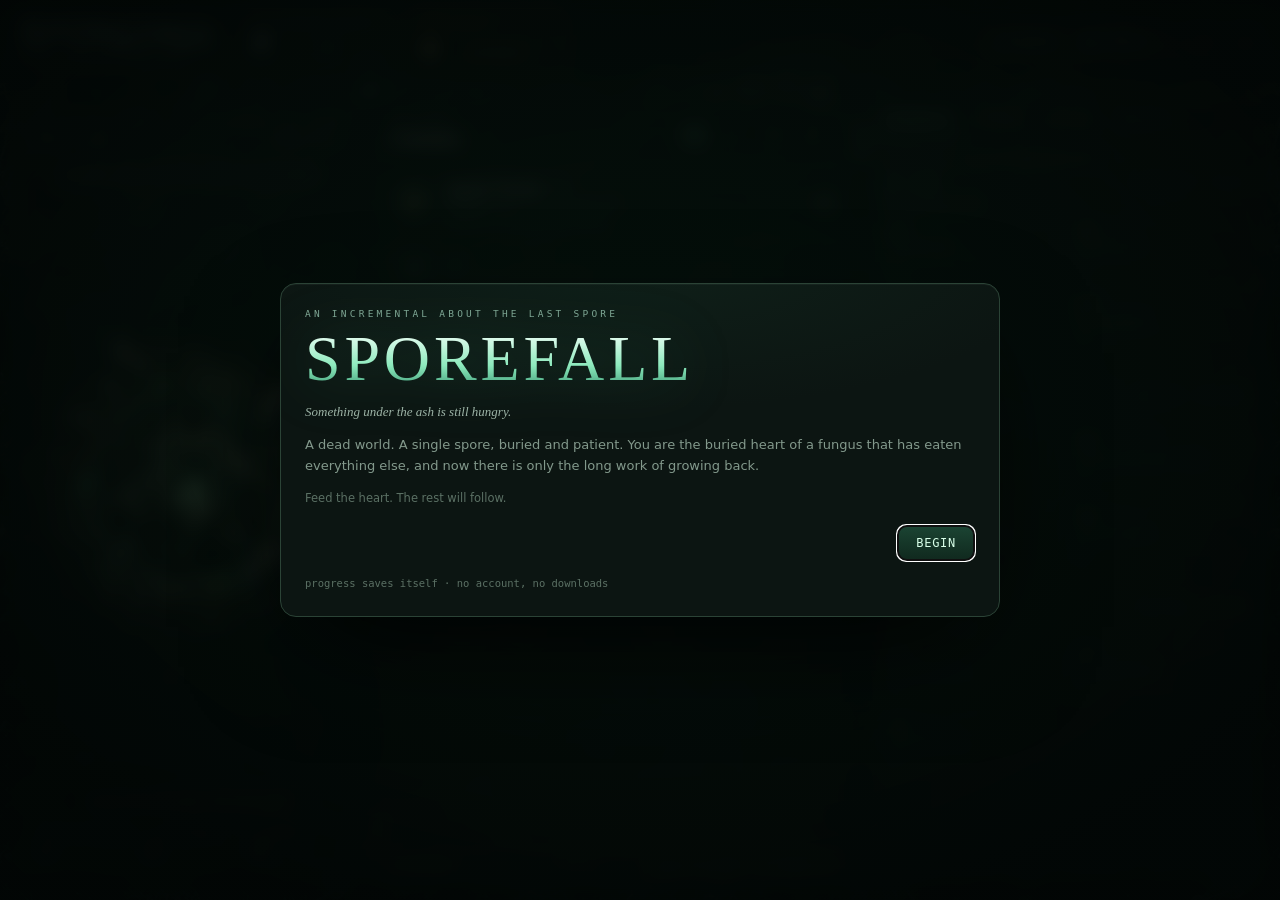
<file: index.html>
<!DOCTYPE html>
<html lang="en">
<head>
<meta charset="utf-8" />
<meta name="viewport" content="width=device-width, initial-scale=1, viewport-fit=cover" />
<title>SPOREFALL — the last spore</title>
<meta name="description" content="A browser incremental about a fungus waking beneath a dead world." />
<link rel="stylesheet" href="css/style.css" />
<link rel="icon" type="image/png" href="assets/icons/favicon.png" />
<link rel="apple-touch-icon" href="assets/icons/favicon.png" />
</head>
<body>

<div class="bg-mycelium" aria-hidden="true"></div>
<canvas id="bg" aria-hidden="true"></canvas>
<div class="vignette" aria-hidden="true"></div>

<header class="topbar">
  <div class="brand">
    <h1 class="brand-wordmark"><img src="assets/icons/wordmark.webp" alt="SPOREFALL" /></h1>
    <p id="brandSub">a dead world, waking</p>
  </div>

  <div class="resources">
    <div class="res res-main">
      <span class="res-label"><i data-icon="res-biomass"></i>Biomass<em class="res-goal">550 Gt C</em></span>
      <strong id="biomass">0</strong>
      <span class="res-sub"><span id="bps">0</span>/s</span>
      <span class="res-world" id="worldWrap" title="Living carbon in the fungus, against the planet's 550 Gt C">
        <i class="res-world-bar"><b id="worldFill"></b></i>
        <span class="res-world-pct" id="worldPct">0.0%</span>
      </span>
    </div>
    <div class="res res-spore" id="sporeWrap">
      <span class="res-label"><i data-icon="res-spore"></i>Spores</span>
      <strong id="spores">0</strong>
      <span class="res-sub" id="sporeSub">permanent</span>
    </div>
  </div>

  <div class="top-actions">
    <div class="timer-chip" id="gameTimer" title="Time grown since the first spore">◷ 0:00:00</div>
    <button id="stageChip" class="stage-chip" type="button" title="Evolution — what the cluster has become">
      <span class="stage-glyph" id="stageGlyph">✧</span>
      <span class="stage-chip-name" id="stageChipName">Spore</span>
      <span class="stage-pips" id="stagePips"></span>
    </button>
    <div id="frenzyBadge" class="badge frenzy hidden"></div>
    <button id="autoBadge" class="badge ghost hidden" title="Auto-buy starts after your first colony purchase">auto</button>
    <button id="soundBtn" class="icon-btn" aria-label="Toggle sound and music" title="Toggle sound and music">♪</button>
    <button id="menuBtn" class="icon-btn" aria-label="Menu" title="Menu">⋯</button>
  </div>
</header>

<main class="layout">
  <!-- ── click stage ─────────────────────────────────────────────── -->
  <section class="panel stage" id="stage" aria-label="Feed the network">
    <div class="stage-top">
      <div class="eyebrow">the buried heart</div>
      <div class="stage-note" id="stageNote">tap the heart to feed</div>
    </div>

    <div class="stage-track" id="stageTrack">
      <div class="stage-track-head">
        <span id="stageTrackName">Spore</span>
        <span id="stageTrackReq"></span>
      </div>
      <i class="stage-track-bar"><b id="stageFill"></b></i>
    </div>

    <button class="world-chip hidden" id="worldChip" type="button" title="The world condition for this body">
      <span class="world-chip-glyph" id="worldChipGlyph">✧</span>
      <span class="world-chip-name" id="worldChipName">Still Air</span>
      <span class="world-chip-eff" id="worldChipEff"></span>
    </button>

    <button class="orb-wrap" id="orb" aria-label="Feed the buried heart">
      <div class="stage-backdrop__background">
        <picture class="stage-art-picture">
          <source id="stageBackdropSource" media="(max-width: 600px)" type="image/webp" />
          <img class="stage-backdrop" id="stageBackdrop" alt="" aria-hidden="true" />
        </picture>
      </div>
      <span class="scar-field" id="scarField" aria-hidden="true"></span>
      <svg class="biome" id="biome" viewBox="0 0 400 400" aria-hidden="true"></svg>
      <span class="orb-ring ring-1"></span>
      <span class="orb-ring ring-2"></span>
      <span class="orb-ring ring-3"></span>
      <span class="orb">
        <picture class="stage-art-picture">
          <source id="orbHeartSource" media="(max-width: 600px)" type="image/webp" />
          <img class="orb-heart" id="orbHeart" alt="" aria-hidden="true" />
        </picture>
        <svg class="garden" id="garden" viewBox="0 0 200 200" aria-hidden="true"></svg>
        <span class="orb-core"></span>
        <span class="orb-vein v1"></span>
        <span class="orb-vein v2"></span>
        <span class="orb-vein v3"></span>
      </span>
    </button>

    <div class="whisper" id="whisper" aria-hidden="true"></div>

    <button class="evolve-btn hidden" id="evolveBtn" type="button">
      <span class="evolve-kicker">the cluster is ready</span>
      <strong class="evolve-name">Evolve</strong>
      <span class="evolve-meta"></span>
    </button>

    <div class="stage-bottom">
      <div class="stat-chip"><span><i data-icon="stat-click"></i>click power</span><b id="clickPower">1</b></div>
      <div class="stat-chip"><span><i data-icon="stat-colonies"></i>colonies</span><b id="colonyCount">0</b></div>
      <div class="stat-chip"><span><i data-icon="stat-drift"></i>drift</span><b id="driftCount">0</b></div>
    </div>

    <button class="drift-dock hidden" id="driftDock" type="button" aria-label="Open the drift garden">
      <span class="drift-dock-label">drift garden</span>
      <span class="drift-dock-slots" id="driftDockSlots"></span>
      <span class="drift-dock-cta" id="driftDockCta">plant / merge →</span>
    </button>

    <div class="drift-layer" id="driftLayer" aria-hidden="true"></div>
    <div class="float-layer" id="floatLayer" aria-hidden="true"></div>
  </section>

  <!-- ── colonies ────────────────────────────────────────────────── -->
  <section class="panel colonies" aria-label="Colonies">
    <div class="panel-head">
      <div>
        <div class="eyebrow" id="colonyEyebrow">the body</div>
        <h2>Colonies</h2>
      </div>
      <div class="buy-modes" id="buyModes" role="group" aria-label="Buy amount">
        <button data-amount="1" class="active">×1</button>
        <button data-amount="10">×10</button>
        <button data-amount="100">×100</button>
        <button data-amount="max">MAX</button>
      </div>
    </div>
    <div class="colony-list" id="colonyList"></div>
    <div class="panel-foot" id="colonyFoot"></div>
  </section>

  <!-- ── side panel ──────────────────────────────────────────────── -->
  <aside class="panel side" aria-label="Upgrades, mutations and spores">
    <div class="tabs" id="tabs" role="tablist">
      <button class="tab active" data-tab="upgrades" role="tab">Upgrades</button>
      <button class="tab" data-tab="mutations" role="tab">Strain<span class="dot hidden"></span></button>
      <button class="tab" data-tab="spores" role="tab">Spores<span class="dot hidden"></span></button>
      <button class="tab" data-tab="goals" role="tab">Record</button>
    </div>

    <div class="tab-body" id="tabBody">
      <div class="tab-pane active" data-pane="upgrades">
        <div class="pane-note" id="upgradeNote">growth leaves scars worth keeping</div>
        <div class="upgrade-list" id="upgradeList"></div>
      </div>

      <div class="tab-pane" data-pane="mutations">
        <div class="drift-eco" id="driftEco"></div>
        <div class="eco-panel" id="ecoPanel"></div>
        <div class="graft-map hidden" id="graftMap"></div>
        <div class="pane-note">the strain remembers what the body forgets</div>
        <div id="mutationList" class="mutation-list"></div>
      </div>

      <div class="tab-pane" data-pane="spores">
        <div class="fruit-box" id="fruitBox"></div>
        <div class="pane-note">spent on things the next body will know</div>
        <div class="spore-grid" id="sporeList"></div>
      </div>

      <div class="tab-pane" data-pane="goals">
        <div class="pane-note">what the world left behind</div>
        <div class="world-memory" id="worldArchive"></div>
        <div id="goalList" class="goal-list"></div>
        <div class="stats-block" id="statsBlock"></div>
      </div>
    </div>
  </aside>
</main>

<div class="record-pop" id="recordPop" aria-live="polite" aria-hidden="true"></div>

<aside class="coach hidden" id="coach" role="status" aria-live="polite" aria-atomic="true" aria-labelledby="coachTitle">
  <div class="coach-head">
    <span class="coach-kicker">first steps</span>
    <span class="coach-count" id="coachCount"></span>
    <button class="coach-skip" id="coachSkip" type="button">skip tips</button>
  </div>
  <h3 id="coachTitle"></h3>
  <p id="coachBody"></p>
  <div class="coach-actions">
    <button class="btn" id="coachNext" type="button">Show me</button>
  </div>
</aside>

<div class="toasts" id="toasts" aria-live="polite"></div>
<div class="modal-root" id="modalRoot" aria-hidden="true"></div>

<audio id="music" src="audio/sporefall.mp3" loop preload="auto"></audio>

<script src="js/data.js"></script>
<script src="js/game.js"></script>
</body>
</html>
</file>
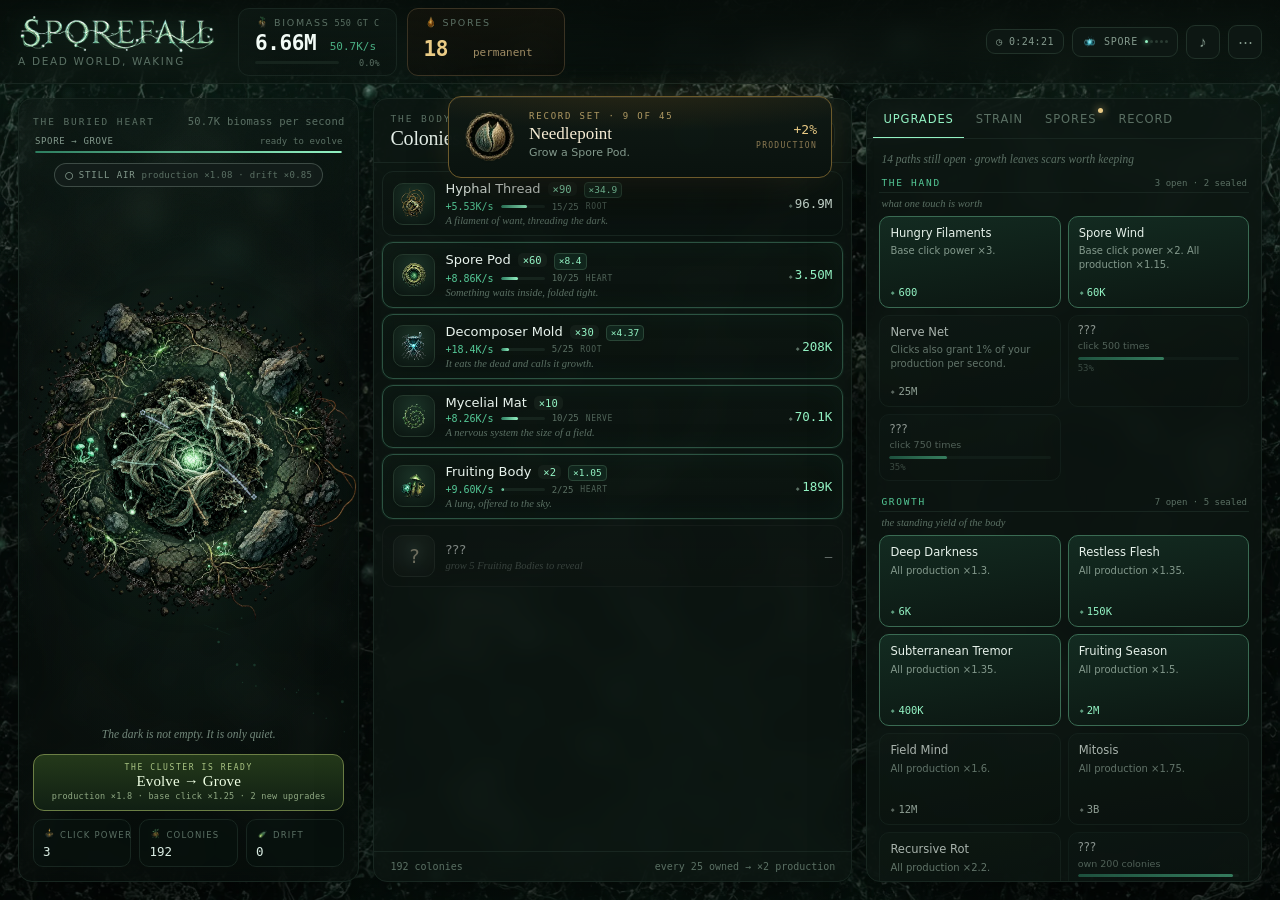
<file: tools/seed.html>
<!DOCTYPE html>
<html><head><meta charset="utf-8"><title>seed</title></head>
<body style="background:#050908;color:#93f2c3;font-family:monospace;padding:20px">
seeding mid-game state…
<script>
const save = {
  v: 4,
  biomass: 5.2e6,
  runTotal: 9.1e6,
  runTime: 1460,
  totalEver: 4.2e8,
  clicks: 268,
  drifts: 4,
  fruits: 1,
  bestBps: 41e3,
  bestSpores: 24,
  playTime: 1460,
  colonies: [90, 60, 30, 10, 2, 0, 0, 0, 0, 0, 0, 0],
  upgrades: {
    firstfeed: 1, knot: 1, damp: 1, cycle: 1, count: 1,
    't0-0': 1, 't0-1': 1, 't1-0': 1, 't2-0': 1,
    rootnet: 1, greedy: 1
  },
  mutations: ['sweetrot', 'parasitism', 'molt'],
  graftSites: { heart: null, nerve: null, root: null },
  focusTier: null,
  draftsTaken: 3,
  pendingDrafts: 0,
  draftThresholds: [1500, 40000, 800000, 15000000, 200000000, 3000000000, 50000000000],
  spores: 18,
  sporesEver: 24,
  tree: { germination: 2, instinct: 1, recollection: 1 },
  ach: { firstclick: 1, click100: 1, col10: 1, col50: 1, bio1e4: 1, bio1e8: 1, tier5: 1, up10: 1 },
  autoBuy: false,
  buyAmount: 1,
  sound: true,
  seenIntro: true,
  started: true,
  lastSave: Date.now(),
  frenzyUntil: 0,
  frenzyMul: 0,
  autoGainAt: 0,
  // deterministic world memory for screenshots
  condition: 'still',
  archive: [],
  scars: [],
  scarTotal: 0,
  driftTray: [],
  driftPlots: [null, null, null],
  driftSeq: 0,
  driftPlants: 0,
  driftMerges: 0,
  driftHarvests: 0,
  blightUntil: 0
};
const params = new URLSearchParams(location.search);
const fruit = params.get('fruit');
if (params.has('fresh')) {
  localStorage.removeItem('sporefall.save.v1');
  location.replace('/index.html?debug' + (params.has('grafts') ? '&grafts' : ''));
} else {
  if (params.has('legacy')) { save.v = 1; save.spores = 690000; save.sporesEver = 690000; save.bestSpores = 690000; }
  if (params.has('draft')) { save.runTotal = 2000; save.draftsTaken = 0; save.mutations = ['sweetrot', 'parasitism']; }
  if (params.has('grafts')) {
    save.graftSites = params.has('draft')
      ? { heart: null, nerve: null, root: null }
      : { heart: 'bell', nerve: 'knot', root: null };
  }
  if (params.has('all')) { save.colonies = [140, 110, 80, 60, 45, 30, 22, 14, 9, 5, 2, 1]; save.spores = 500; save.fruits = 4; save.draftsTaken = 7; save.runTotal = 4e11; save.biomass = 4e11; }
  if (params.has('win')) { save.biomass = 1.2e30; save.runTotal = 1.2e30; save.totalEver = 1.2e30; }
  if (fruit) { save.biomass = Number(fruit); save.runTotal = Number(fruit); save.draftsTaken = save.draftThresholds.length; }
  const STAGE_TOTAL = [0, 3e8, 2e11, 2e13, 2e15];
  const STAGE_FRUITS = [0, 0, 1, 3, 5];
  const setStage = raw => {
    const idx = Math.max(0, Math.min(Number(raw) || 0, 4));
    save.stage = idx;
    save.stageTime = 9999;
    save.promptedStage = idx;
    save.totalEver = Math.max(save.totalEver, STAGE_TOTAL[idx]);
    save.fruits = Math.max(save.fruits, STAGE_FRUITS[idx]);
    save.draftsTaken = save.draftThresholds.length;
    save.pendingDrafts = 0;
  };
  if (params.get('stage') != null) setStage(params.get('stage'));
  if (params.has('ready')) {
    const base = Math.max(0, Math.min(Number(params.get('ready')) || 0, 3));
    setStage(base);
    save.totalEver = Math.max(save.totalEver, STAGE_TOTAL[base + 1]);
    save.fruits = Math.max(save.fruits, STAGE_FRUITS[base + 1]);
  }

  localStorage.setItem('sporefall.save.v1', JSON.stringify(save));
  const tab = params.get('tab');
  location.replace('/index.html?debug' + (tab ? '&tab=' + tab : '') + (fruit ? '&auto=fruit' : '') + (params.has('grafts') ? '&grafts' : ''));
}
</script>
</body></html>
</file>
<file: css/style.css>
/* ─────────────────────────────────────────────────────────────
   SPOREFALL — visual system
   ───────────────────────────────────────────────────────────── */

:root {
    --bg: #050908;
    --bg-2: #08110d;
    --panel: rgba(13, 22, 18, 0.74);
    --panel-solid: #0c1512;
    --line: #213229;
    --line-soft: #182620;
    --text: #e4efe8;
    --dim: #83998c;
    --dimmer: #5b7064;
    --green: #93f2c3;
    --green-2: #55c997;
    --green-3: #2d7d5f;
    --gold: #eacb85;
    --rust: #d9846b;
    --serif: "Iowan Old Style", "Palatino Linotype", Palatino, Georgia, serif;
    --sans: system-ui, -apple-system, "Segoe UI", Roboto, sans-serif;
    --mono: ui-monospace, "SF Mono", "Cascadia Mono", Consolas, monospace;
    --r: 14px;
    --shadow: 0 24px 60px -30px #000;
    /* the heart's palette — repainted by evolution */
    --orb-1: #d8ffee;
    --orb-2: #7de9b9;
    --orb-3: #35a97c;
    --orb-4: #144534;
    --stage-glow: #12241c99;
}

/* ── evolution palettes ─────────────────────────────────────── */
body[data-stage="1"] {
    --green: #b6efad;
    --green-2: #6cc87c;
    --green-3: #357f4c;
    --gold: #efd896;
    --orb-1: #f0ffe6;
    --orb-2: #a9ec9b;
    --orb-3: #4fae6f;
    --orb-4: #17452f;
    --stage-glow: #16280f99;
    background:
        radial-gradient(1200px 700px at 12% -10%, #12260f 0%, transparent 60%),
        radial-gradient(900px 600px at 95% 0%, #16280f 0%, transparent 55%),
        radial-gradient(800px 900px at 50% 120%, #0d1e10 0%, transparent 60%),
        var(--bg);
}
body[data-stage="2"] {
    --green: #f3d9a2;
    --green-2: #d3a45f;
    --green-3: #8a6533;
    --gold: #ffe0a8;
    --orb-1: #fff4d6;
    --orb-2: #f4cf8d;
    --orb-3: #d19a45;
    --orb-4: #5a3c14;
    --stage-glow: #2a1f0a99;
    background:
        radial-gradient(1200px 700px at 12% -10%, #261d0c 0%, transparent 60%),
        radial-gradient(900px 600px at 95% 0%, #221a0c 0%, transparent 55%),
        radial-gradient(800px 900px at 50% 120%, #1a140a 0%, transparent 60%),
        var(--bg);
}
body[data-stage="3"] {
    --green: #a9e4ee;
    --green-2: #63b6cd;
    --green-3: #2f6d80;
    --gold: #ffe3b0;
    --orb-1: #e8fdff;
    --orb-2: #a2e5f3;
    --orb-3: #4a9fbb;
    --orb-4: #143a4a;
    --stage-glow: #0b223199;
    background:
        radial-gradient(1200px 700px at 12% -10%, #0b1f2b 0%, transparent 60%),
        radial-gradient(900px 600px at 95% 0%, #0c2130 0%, transparent 55%),
        radial-gradient(800px 900px at 50% 120%, #0a1822 0%, transparent 60%),
        var(--bg);
}
body[data-stage="4"] {
    --green: #ddcbff;
    --green-2: #a78ce6;
    --green-3: #5c4a8c;
    --gold: #fff1cc;
    --orb-1: #fff7ff;
    --orb-2: #e2ccff;
    --orb-3: #9d7fe0;
    --orb-4: #3b2a63;
    --stage-glow: #1c123599;
    background:
        radial-gradient(1200px 700px at 12% -10%, #1b1230 0%, transparent 60%),
        radial-gradient(900px 600px at 95% 0%, #1d1433 0%, transparent 55%),
        radial-gradient(800px 900px at 50% 120%, #120d22 0%, transparent 60%),
        var(--bg);
}

* {
    box-sizing: border-box;
}

html,
body {
    height: 100%;
}

body {
    margin: 0;
    background:
        radial-gradient(1200px 700px at 12% -10%, #0d2119 0%, transparent 60%),
        radial-gradient(900px 600px at 95% 0%, #102019 0%, transparent 55%),
        radial-gradient(800px 900px at 50% 120%, #0a1a13 0%, transparent 60%),
        var(--bg);
    color: var(--text);
    font-family: var(--sans);
    font-size: 14px;
    -webkit-font-smoothing: antialiased;
    overflow: hidden;
}

/* the world's own network, laid still beneath the drifting spores */
.bg-mycelium {
    position: fixed;
    inset: 0;
    pointer-events: none;
    z-index: 0;
    background: url("../assets/icons/bg-mycelium.webp") center / cover no-repeat;
    opacity: 0.58;
    mix-blend-mode: screen;
}

#bg {
    position: fixed;
    inset: 0;
    width: 100%;
    height: 100%;
    pointer-events: none;
    opacity: 0.85;
    z-index: 0;
}

.vignette {
    position: fixed;
    inset: 0;
    pointer-events: none;
    z-index: 1;
    background: radial-gradient(
        120% 90% at 50% 40%,
        transparent 40%,
        rgba(0, 0, 0, 0.55) 100%
    );
}

::selection {
    background: transparent;
    color: inherit;
}

/* scrollbars */
* {
    scrollbar-width: thin;
    scrollbar-color: #2a4034 transparent;
}
*::-webkit-scrollbar {
    width: 9px;
    height: 9px;
}
*::-webkit-scrollbar-thumb {
    background: #253a30;
    border-radius: 99px;
    border: 2px solid transparent;
    background-clip: padding-box;
}
*::-webkit-scrollbar-thumb:hover {
    background: #355446;
    background-clip: padding-box;
}
*::-webkit-scrollbar-track {
    background: transparent;
}

/* ── topbar ─────────────────────────────────────────────────── */
.topbar {
    position: relative;
    z-index: 5;
    display: flex;
    align-items: center;
    gap: 20px;
    padding: 8px 18px;
    height: 84px;
    border-bottom: 1px solid var(--line-soft);
    background: linear-gradient(
        180deg,
        rgba(6, 12, 9, 0.85),
        rgba(6, 12, 9, 0.35)
    );
    backdrop-filter: blur(14px);
}

.brand {
    display: flex;
    flex-direction: column;
    align-items: flex-start;
    gap: 2px;
    min-width: 0;
}

/* the wordmark art is 2048×768 with the letters in a 5.33:1 band; the box
   crops that band out of the transparent padding with object-fit */
.brand-wordmark {
    margin: 0;
    line-height: 0;
}
.brand-wordmark img {
    display: block;
    width: 200px;
    height: 37px;
    object-fit: cover;
    object-position: center;
    filter: brightness(1.5) saturate(1.05) drop-shadow(0 0 12px #7ff0bd33);
}

.brand p {
    margin: 0;
    font-size: 10.5px;
    letter-spacing: 0.16em;
    text-transform: uppercase;
    color: var(--dimmer);
    white-space: nowrap;
}

.resources {
    display: flex;
    align-items: stretch;
    gap: 10px;
    margin-right: auto;
}

.res {
    display: grid;
    grid-template-columns: auto auto;
    grid-template-rows: auto auto;
    column-gap: 10px;
    align-items: baseline;
    padding: 6px 16px 7px;
    border: 1px solid var(--line-soft);
    border-radius: 11px;
    background: linear-gradient(180deg, #0e1a15aa, #0a120f55);
    min-width: 158px;
}
.res-label {
    grid-column: 1 / -1;
    font-size: 9.5px;
    letter-spacing: 0.18em;
    text-transform: uppercase;
    color: var(--dimmer);
    display: flex;
    align-items: center;
    gap: 5px;
}
.res-label .spr {
    width: 14px;
    height: 14px;
    vertical-align: 0;
    opacity: 0.95;
}
.res strong {
    font-family: var(--mono);
    font-size: 21px;
    font-weight: 600;
    letter-spacing: -0.02em;
    font-variant-numeric: tabular-nums;
    color: #f2fbf6;
}
.res-sub {
    font-family: var(--mono);
    font-size: 11px;
    color: var(--green-2);
    opacity: 0.85;
}
.res-goal {
    margin-left: auto;
    font-family: var(--mono);
    font-style: normal;
    font-size: 8.5px;
    letter-spacing: 0.06em;
    color: var(--dimmer);
    white-space: nowrap;
}
.res-world {
    grid-column: 1 / -1;
    display: flex;
    align-items: center;
    gap: 7px;
    margin-top: 3px;
}
.res-world-bar {
    flex: 1;
    display: block;
    height: 3px;
    border-radius: 99px;
    background: #16241d;
    overflow: hidden;
}
.res-world-bar b {
    display: block;
    height: 100%;
    width: 0;
    border-radius: 99px;
    background: linear-gradient(90deg, var(--green-3), var(--green));
    box-shadow: 0 0 8px #93f2c388;
    transition: width 0.35s ease;
}
.res-world-pct {
    font-family: var(--mono);
    font-size: 8.5px;
    color: var(--dimmer);
    font-variant-numeric: tabular-nums;
    white-space: nowrap;
    min-width: 34px;
    text-align: right;
}
.res-spore strong {
    color: var(--gold);
}
.res-spore {
    border-color: #3a3323;
    background: linear-gradient(180deg, #1a160c88, #0d0b0677);
}
.res-spore .res-sub {
    color: #b9a274;
}
.res.bump {
    animation: bump 0.32s ease;
}

.top-actions {
    display: flex;
    align-items: center;
    gap: 8px;
}

.timer-chip {
    display: flex;
    align-items: center;
    padding: 6px 9px;
    border: 1px solid var(--line);
    border-radius: 9px;
    background: #0d1713;
    font-family: var(--mono);
    font-size: 10px;
    letter-spacing: 0.04em;
    color: var(--dim);
    font-variant-numeric: tabular-nums;
    white-space: nowrap;
}

.icon-btn {
    width: 34px;
    height: 34px;
    border-radius: 9px;
    border: 1px solid var(--line);
    background: #0d1713;
    color: var(--dim);
    font-size: 15px;
    line-height: 1;
    cursor: pointer;
    transition: 0.16s ease;
}
.icon-btn:hover {
    color: var(--green);
    border-color: #33534455;
    background: #122019;
}
.icon-btn.muted {
    color: var(--dimmer);
    opacity: 0.6;
}

.badge {
    font-family: var(--mono);
    font-size: 11px;
    letter-spacing: 0.04em;
    padding: 6px 10px;
    border-radius: 8px;
    border: 1px solid #6a5a2c;
    color: var(--gold);
    background: #241d0eaa;
    white-space: nowrap;
}
.badge.ghost {
    border-color: var(--line);
    color: var(--dimmer);
    background: #0d1713;
    cursor: pointer;
}

/* ── layout ─────────────────────────────────────────────────── */
.layout {
    position: relative;
    z-index: 2;
    display: grid;
    grid-template-columns: minmax(300px, 0.82fr) minmax(360px, 1.15fr) minmax(
            340px,
            0.95fr
        );
    gap: 14px;
    padding: 14px 18px 18px;
    height: calc(100vh - 84px);
}

.panel {
    position: relative;
    border: 1px solid var(--line-soft);
    border-radius: var(--r);
    background: var(--panel);
    backdrop-filter: blur(12px);
    box-shadow: var(--shadow);
    overflow: hidden;
    min-height: 0;
}

.eyebrow {
    font-size: 9.5px;
    letter-spacing: 0.2em;
    text-transform: uppercase;
    color: var(--dimmer);
    font-family: var(--mono);
}

/* ── stage ──────────────────────────────────────────────────── */
.stage {
    display: flex;
    flex-direction: column;
    align-items: center;
    padding: 16px 14px 14px;
    background:
        radial-gradient(
            80% 60% at 50% 46%,
            var(--stage-glow, #12241c99),
            transparent 70%
        ),
        linear-gradient(180deg, #0a131055, #060d0a99);
    overflow: hidden;
    user-select: none;
}

.stage::after {
    content: "";
    position: absolute;
    inset: 0;
    pointer-events: none;
    background-image: url("data:image/svg+xml,%3Csvg xmlns='http://www.w3.org/2000/svg' width='120' height='120'%3E%3Cfilter id='n'%3E%3CfeTurbulence type='fractalNoise' baseFrequency='0.9' numOctaves='3'/%3E%3C/filter%3E%3Crect width='120' height='120' filter='url(%23n)' opacity='0.35'/%3E%3C/svg%3E");
    opacity: 0.035;
    mix-blend-mode: overlay;
}

.stage-top {
    width: 100%;
    display: flex;
    justify-content: space-between;
    align-items: center;
    gap: 10px;
    position: relative;
    z-index: 3;
}
.stage-note {
    font-size: 10.5px;
    color: var(--dimmer);
    font-family: var(--mono);
    letter-spacing: 0.02em;
    text-align: right;
}

.orb-wrap {
    position: relative;
    flex: 1;
    width: 100%;
    min-height: 0;
    display: grid;
    place-items: center;
    background: none;
    border: 0;
    padding: 0;
    cursor: pointer;
    -webkit-tap-highlight-color: transparent;
    touch-action: manipulation;
    z-index: 2;
}

/* <picture> is only the art-direction wrapper; the image inside keeps the
   absolute positioning of its parent. */
.stage-art-picture {
    display: contents;
}

/* The stage backdrop is a ring of the world around the heart. Its art has a
   transparent centre, but the hole is narrower than the heart, so the heart
   always covers the inside edge and the ring reads as a halo. */
.stage-backdrop {
    position: absolute;
    left: 50%;
    top: 50%;
    width: min(112%, 520px);
    aspect-ratio: 1;
    object-fit: contain;
    transform: translate(-50%, -50%) scale(0.94);
    opacity: 0;
    pointer-events: none;
    user-select: none;
    transition:
        opacity 0.9s ease,
        transform 1.4s cubic-bezier(0.2, 0.7, 0.2, 1);
    z-index: 0;
}
.stage-backdrop.on {
    opacity: 0.95;
    transform: translate(-50%, -50%) scale(1);
}
/* The continent ring is painted much darker than the other worlds; lift it
   just enough that the coastline reads against the night field. */
body[data-stage="3"] .stage-backdrop {
    filter: brightness(1.3) saturate(1.08);
}

.orb {
    position: absolute;
    width: min(58%, 240px);
    aspect-ratio: 1;
    border-radius: 50%;
    background: radial-gradient(
        circle at 38% 30%,
        var(--orb-1) 0%,
        var(--orb-2) 16%,
        var(--orb-3) 38%,
        var(--orb-4) 62%,
        #07120e 82%
    );
    box-shadow:
        inset 0 0 40px #0b2419,
        inset 0 0 100px color-mix(in srgb, var(--orb-2) 27%, transparent),
        0 0 40px color-mix(in srgb, var(--orb-2) 20%, transparent),
        0 0 110px color-mix(in srgb, var(--orb-3) 14%, transparent);
    transition:
        transform 0.09s cubic-bezier(0.2, 0.8, 0.3, 1),
        filter 0.2s ease;
    animation: breathe 7s ease-in-out infinite;
    overflow: hidden;
}
.orb-wrap:hover .orb {
    filter: brightness(1.1);
}
.orb-wrap.pressed .orb {
    transform: scale(0.955) translateY(1px);
}

/* Once the body is big enough, the heart is an actual drawing instead of a
   gradient. The procedural core and veins step aside; the garden stays on top
   so the colonies remain readable. */
.orb-heart {
    position: absolute;
    inset: -6%;
    width: 112%;
    height: 112%;
    object-fit: contain;
    border-radius: 50%;
    opacity: 0;
    pointer-events: none;
    user-select: none;
    transition: opacity 0.7s ease;
    filter: drop-shadow(0 0 16px #000a);
}
.orb.has-heart {
    /* background: radial-gradient(circle at 50% 46%, #0b1b14 0%, #050b08 78%); */
    background: none;
}
.orb.has-heart .orb-heart {
    opacity: 1;
}
.orb.has-heart .orb-core,
.orb.has-heart .orb-vein {
    opacity: 0;
}
.orb.has-heart .garden {
    opacity: 0.75;
}

.orb-core {
    position: absolute;
    inset: 34%;
    border-radius: 50%;
    background: radial-gradient(
        circle at 45% 40%,
        #fbfffd,
        var(--orb-2) 30%,
        var(--orb-3) 70%,
        var(--orb-4) 100%
    );
    filter: blur(3px);
    opacity: 0.92;
    animation: corePulse 3.2s ease-in-out infinite;
}

.orb-vein {
    position: absolute;
    border-radius: 50%;
    border: 1px solid #d3ffeccc;
    opacity: 0.22;
    filter: blur(0.4px);
}
.v1 {
    inset: 16%;
    border-left-color: transparent;
    border-bottom-color: transparent;
    transform: rotate(24deg);
}
.v2 {
    inset: 26%;
    border-right-color: transparent;
    border-top-color: transparent;
    transform: rotate(-40deg);
}
.v3 {
    width: 30%;
    height: 30%;
    top: 8%;
    left: 20%;
    border-top-color: transparent;
    border-right-color: transparent;
    opacity: 0.16;
}

/* the colony garden etched into the heart */
.garden {
    position: absolute;
    inset: 0;
    width: 100%;
    height: 100%;
    pointer-events: none;
    overflow: visible;
}
.garden text {
    font-family: var(--sans);
}
.garden .garden-spin {
    transform-origin: 100px 100px;
    animation: gardenSpin 210s linear infinite;
}
.garden .garden-sway {
    transform-origin: 100px 100px;
    animation: gardenSway 34s ease-in-out infinite alternate;
}
.garden .hypha {
    stroke-dasharray: 1;
}
/* each arm breathes on its own slow clock so the ring never moves as one piece */
.garden .arm {
    transform-origin: 100px 100px;
    animation: armSway var(--arm-dur, 15s) ease-in-out var(--arm-delay, 0s)
        infinite alternate;
}
.garden .arm.fresh {
    animation:
        armFade 0.9s ease-out both,
        armSway var(--arm-dur, 15s) ease-in-out var(--arm-delay, 0s) infinite
            alternate;
}
.garden .arm.fresh .hypha {
    animation: armGrow 1.15s cubic-bezier(0.2, 0.7, 0.2, 1) both;
}
@keyframes armGrow {
    from {
        stroke-dashoffset: 1;
    }
    to {
        stroke-dashoffset: 0;
    }
}
@keyframes armFade {
    from {
        opacity: 0;
    }
    to {
        opacity: 1;
    }
}
@keyframes gardenSpin {
    to {
        transform: rotate(360deg);
    }
}
@keyframes gardenSway {
    from {
        transform: rotate(-2.6deg) scale(0.995);
    }
    to {
        transform: rotate(2.6deg) scale(1.005);
    }
}
@keyframes armSway {
    from {
        transform: rotate(-1.2deg);
    }
    to {
        transform: rotate(1.2deg);
    }
}

.orb-ring {
    position: absolute;
    border-radius: 50%;
    border: 1px solid #4dd3a433;
    pointer-events: none;
}
.ring-1 {
    width: min(70%, 290px);
    aspect-ratio: 1;
    animation: spin 46s linear infinite;
    border-style: dashed;
    border-color: #6fe9bc26;
}
.ring-2 {
    width: min(84%, 350px);
    aspect-ratio: 1;
    animation: spin 78s linear infinite reverse;
    border-color: #6fe9bc14;
}
.ring-3 {
    width: min(56%, 230px);
    aspect-ratio: 1;
    border-color: #6fe9bc1f;
    box-shadow: 0 0 60px #47d2a30f inset;
}

.whisper {
    position: relative;
    z-index: 3;
    min-height: 32px;
    display: grid;
    place-items: center;
    text-align: center;
    padding: 4px 10px 8px;
    font-family: var(--serif);
    font-style: italic;
    font-size: 11.5px;
    line-height: 1.4;
    color: #7e9587;
    opacity: 0;
    transition: opacity 0.9s ease;
    max-width: 92%;
}
.whisper.show {
    opacity: 0.9;
}

.stage-bottom {
    display: flex;
    gap: 8px;
    width: 100%;
    position: relative;
    z-index: 3;
}
.stat-chip {
    flex: 1;
    border: 1px solid var(--line-soft);
    border-radius: 10px;
    padding: 7px 9px;
    background: #09131088;
    display: flex;
    flex-direction: column;
    gap: 2px;
    min-width: 0;
}
.stat-chip span {
    font-size: 8.5px;
    letter-spacing: 0.14em;
    text-transform: uppercase;
    color: var(--dimmer);
    white-space: nowrap;
    display: flex;
    align-items: center;
    gap: 4px;
}
.stat-chip .spr {
    width: 13px;
    height: 13px;
    vertical-align: 0;
    opacity: 0.9;
}
.stat-chip b {
    font-family: var(--mono);
    font-size: 12.5px;
    font-weight: 500;
    color: #d9ece2;
    overflow: hidden;
    text-overflow: ellipsis;
}

.drift-layer,
.float-layer {
    position: absolute;
    inset: 0;
    pointer-events: none;
    overflow: hidden;
    z-index: 4;
}

.drift {
    --drift: 255, 213, 116;
    --drift-soft: 255, 236, 176;
    position: absolute;
    width: 56px;
    height: 64px;
    margin: -32px 0 0 -28px;
    border-radius: 50%;
    pointer-events: auto;
    cursor: pointer;
    background: none;
    border: 0;
    padding: 0;
    isolation: isolate;
    -webkit-tap-highlight-color: transparent;
    touch-action: manipulation;
    animation: driftPulse 3.6s ease-in-out infinite;
}
.drift.teal {
    --drift: 147, 242, 195;
    --drift-soft: 208, 255, 235;
}
/* The halo and ring sit behind the spore art; the art is the only visible
   body, so the pulse reads as a living glow rather than a second object. */
.drift::before {
    content: "";
    position: absolute;
    left: 50%;
    top: 50%;
    width: 152%;
    aspect-ratio: 1;
    border-radius: 50%;
    transform: translate(-50%, -50%) scale(0.86);
    background: radial-gradient(
        circle,
        rgba(var(--drift), 0.55) 0%,
        rgba(var(--drift), 0.28) 34%,
        rgba(var(--drift), 0.1) 58%,
        transparent 72%
    );
    filter: blur(7px);
    animation: driftHalo 2.2s ease-in-out infinite;
    pointer-events: none;
    z-index: 0;
}
.drift::after {
    content: "";
    position: absolute;
    left: 50%;
    top: 50%;
    width: 78%;
    aspect-ratio: 1;
    border-radius: 50%;
    border: 1px solid rgba(var(--drift-soft), 0.68);
    transform: translate(-50%, -50%) scale(0.75);
    animation: driftRing 2.4s ease-out infinite;
    pointer-events: none;
    z-index: 0;
}
.drift-art {
    position: relative;
    z-index: 1;
    display: block;
    width: 100%;
    height: 100%;
    object-fit: contain;
    pointer-events: none;
    user-select: none;
    filter:
        drop-shadow(0 0 4px rgba(var(--drift), 0.45))
        drop-shadow(0 0 13px rgba(var(--drift), 0.24));
    animation: driftWobble 4.4s ease-in-out infinite;
}
.drift.teal .drift-art {
    animation-delay: -1.7s;
}

/* catching a drift — the burst is drawn at the catch point and keeps the
   spore's own tint */
.drift-burst,
.drift-burst-ring,
.drift-spark {
    --spore: 255, 213, 116;
    position: absolute;
    border-radius: 50%;
    pointer-events: none;
}
.drift-burst.teal,
.drift-burst-ring.teal,
.drift-spark.teal {
    --spore: 147, 242, 195;
}
.drift-burst {
    width: 84px;
    height: 84px;
    margin: -42px 0 0 -42px;
    background: radial-gradient(
        circle,
        rgba(var(--spore), 0.88) 0%,
        rgba(var(--spore), 0.42) 30%,
        transparent 68%
    );
    animation: driftBurstFlash 0.62s ease-out forwards;
}
.drift-burst-ring {
    width: 26px;
    height: 26px;
    margin: -13px 0 0 -13px;
    border: 1.5px solid rgba(var(--spore), 0.85);
    box-shadow: 0 0 10px rgba(var(--spore), 0.35);
    animation: driftBurstRing 0.8s cubic-bezier(0.15, 0.8, 0.25, 1) both;
}
.drift-spark {
    width: var(--sz);
    height: var(--sz);
    margin: calc(var(--sz) * -0.5) 0 0 calc(var(--sz) * -0.5);
    background: rgb(var(--spore));
    box-shadow: 0 0 8px rgba(var(--spore), 0.8);
    animation: driftSpark var(--dur) ease-out both;
}

.float-num {
    position: absolute;
    font-family: var(--mono);
    font-size: 14px;
    color: var(--green);
    text-shadow: 0 0 12px #62e6b488;
    pointer-events: none;
    animation: floatUp 1.05s ease-out forwards;
    white-space: nowrap;
}
.float-num.gold {
    color: var(--gold);
    text-shadow: 0 0 14px #ffd77a88;
}
.float-num.prod {
    color: #a9f5d2;
    font-size: 12px;
    text-shadow: 0 0 14px #6ff0bd88;
    opacity: 0.95;
}

/* click impact — size, count and brightness all ride on production */
.click-flare {
    position: absolute;
    width: var(--f, 120px);
    height: var(--f, 120px);
    margin: calc(var(--f, 120px) / -2) 0 0 calc(var(--f, 120px) / -2);
    border-radius: 50%;
    pointer-events: none;
    background: radial-gradient(
        circle,
        #f2fffa99 0%,
        #8ff5c855 28%,
        transparent 68%
    );
    opacity: 0;
    animation: flareOut 0.55s ease-out forwards;
}
@keyframes flareOut {
    0% {
        transform: scale(0.35);
        opacity: 0.9;
    }
    100% {
        transform: scale(1.25);
        opacity: 0;
    }
}

.shock {
    position: absolute;
    width: 24px;
    height: 24px;
    margin: -12px 0 0 -12px;
    border-radius: 50%;
    border: 1px solid #b6ffe2cc;
    box-shadow:
        0 0 16px #6ff0bd66,
        inset 0 0 12px #6ff0bd44;
    pointer-events: none;
    opacity: 0;
    animation: shockOut 0.8s cubic-bezier(0.16, 0.75, 0.25, 1) forwards;
}
@keyframes shockOut {
    0% {
        transform: scale(0.45);
        opacity: 0.9;
    }
    55% {
        opacity: 0.45;
    }
    100% {
        transform: scale(var(--s, 6));
        opacity: 0;
    }
}

.spark {
    position: absolute;
    width: var(--sz, 2px);
    height: var(--sz, 2px);
    margin: calc(var(--sz, 2px) / -2) 0 0 calc(var(--sz, 2px) / -2);
    border-radius: 50%;
    background: #ccffe9;
    box-shadow: 0 0 6px #8dffcbcc;
    pointer-events: none;
    animation: sparkFly var(--dur, 600ms) cubic-bezier(0.15, 0.7, 0.3, 1)
        forwards;
}
.spark.gold {
    background: #ffe8b4;
    box-shadow: 0 0 7px #ffd77acc;
}
@keyframes sparkFly {
    0% {
        transform: translate(0, 0) scale(1);
        opacity: 1;
    }
    100% {
        transform: translate(var(--dx), var(--dy)) scale(0.15);
        opacity: 0;
    }
}

.orb-wrap.hit .orb {
    filter: brightness(calc(1.02 + var(--hit, 0) * 0.5))
        saturate(calc(1 + var(--hit, 0) * 0.25));
}

/* ── spore release ─────────────────────────────────────────── */
.release-layer {
    position: fixed;
    inset: 0;
    z-index: 60;
    pointer-events: none;
    overflow: hidden;
}
.release-flash {
    position: absolute;
    inset: 0;
    background: radial-gradient(
        circle at var(--cx, 50%) var(--cy, 50%),
        #ffeec077 0%,
        #d8ffbe2e 34%,
        transparent 68%
    );
    opacity: 0;
    animation: releaseFlash 1.9s ease-out forwards;
}
@keyframes releaseFlash {
    0% {
        opacity: 0;
    }
    12% {
        opacity: 1;
    }
    100% {
        opacity: 0;
    }
}
.release-spore {
    position: absolute;
    width: var(--sz, 4px);
    height: var(--sz, 4px);
    border-radius: 50%;
    background: radial-gradient(
        circle at 38% 32%,
        #ffffff,
        #c4ffe6 42%,
        #46c996 100%
    );
    box-shadow: 0 0 9px #7ff0c2aa;
    opacity: 0;
    animation: sporeDrift var(--dur, 2000ms) cubic-bezier(0.15, 0.6, 0.3, 1)
        var(--delay, 0ms) forwards;
}
.release-spore.gold {
    background: radial-gradient(
        circle at 38% 32%,
        #fffdf2,
        #ffe6ad 42%,
        #c99a3f 100%
    );
    box-shadow: 0 0 11px #ffd77aaa;
}
@keyframes sporeDrift {
    0% {
        transform: translate(-50%, -50%) scale(0.3);
        opacity: 0;
    }
    9% {
        opacity: 1;
    }
    72% {
        opacity: 0.75;
    }
    100% {
        transform: translate(
                calc(-50% + var(--dx, 0px)),
                calc(-50% + var(--dy, -120px))
            )
            scale(1);
        opacity: 0;
    }
}
.release-word {
    position: absolute;
    left: 50%;
    top: 33%;
    transform: translate(-50%, -50%);
    font-family: var(--serif);
    font-size: clamp(24px, 5vw, 46px);
    letter-spacing: 0.3em;
    text-transform: uppercase;
    color: #ffefc6;
    text-shadow:
        0 0 44px #ffd77a88,
        0 0 90px #ffcf6a44;
    white-space: nowrap;
    opacity: 0;
    animation: releaseWord 3s ease-out forwards;
}
.release-gain {
    position: absolute;
    left: 50%;
    top: calc(33% + 54px);
    transform: translate(-50%, -50%);
    font-family: var(--mono);
    font-size: 13px;
    letter-spacing: 0.14em;
    text-transform: uppercase;
    color: var(--gold);
    opacity: 0;
    animation: releaseWord 3s 0.15s ease-out forwards;
}
@keyframes releaseWord {
    0% {
        opacity: 0;
        transform: translate(-50%, -50%) scale(0.92);
        letter-spacing: 0.2em;
    }
    18% {
        opacity: 1;
    }
    60% {
        opacity: 0.9;
    }
    100% {
        opacity: 0;
        transform: translate(-50%, -50%) scale(1.04);
    }
}

/* ── colonies ───────────────────────────────────────────────── */
.colonies {
    display: flex;
    flex-direction: column;
}

.panel-head {
    display: flex;
    align-items: flex-end;
    justify-content: space-between;
    gap: 12px;
    padding: 14px 16px 12px;
    border-bottom: 1px solid var(--line-soft);
}
.panel-head h2 {
    margin: 3px 0 0;
    font-family: var(--serif);
    font-weight: 500;
    font-size: 20px;
    letter-spacing: -0.01em;
}

.buy-modes {
    display: flex;
    gap: 3px;
    background: #080f0c;
    border: 1px solid var(--line-soft);
    padding: 3px;
    border-radius: 9px;
}
.buy-modes button {
    border: 0;
    background: transparent;
    color: var(--dimmer);
    font-family: var(--mono);
    font-size: 10.5px;
    padding: 5px 8px;
    border-radius: 6px;
    cursor: pointer;
    letter-spacing: 0.02em;
}
.buy-modes button:hover {
    color: var(--text);
    background: #14231c;
}
.buy-modes button.active {
    background: #1d3a2d;
    color: var(--green);
    box-shadow: inset 0 0 0 1px #2f5a4600;
}

.colony-list {
    flex: 1;
    overflow-y: auto;
    padding: 8px;
    display: flex;
    flex-direction: column;
    gap: 6px;
    min-height: 0;
}

.colony {
    position: relative;
    display: grid;
    grid-template-columns: 42px 1fr auto;
    gap: 10px;
    align-items: center;
    padding: 9px 10px;
    border: 1px solid var(--line-soft);
    border-radius: 11px;
    background: linear-gradient(180deg, #0d171277, #0a120e66);
    cursor: pointer;
    text-align: left;
    width: 100%;
    color: inherit;
    font: inherit;
    transition:
        border-color 0.15s ease,
        background 0.15s ease,
        transform 0.1s ease;
}
.colony:hover {
    border-color: #2d4b3c;
    background: #101d17aa;
}
.colony:active {
    transform: scale(0.995);
}
.colony.affordable {
    border-color: #2c5342;
    box-shadow:
        0 0 0 1px #2f6a4f22,
        inset 0 0 24px #16403026;
}
.colony.affordable .colony-cost {
    color: var(--green);
}
.colony.locked {
    opacity: 0.5;
    cursor: not-allowed;
    filter: saturate(0.5);
}
.colony.locked:hover {
    border-color: var(--line-soft);
    background: #0a120e66;
}
.colony.maxed {
    opacity: 0.55;
}

/* ── icon sheet ─────────────────────────────────────────────── */
/* One 8 × 8 sprite; --sx / --sy address a cell by its position. */
.spr {
    display: inline-block;
    flex: none;
    width: 1em;
    height: 1em;
    background-image: url("../assets/icons/sheet-a.webp");
    background-repeat: no-repeat;
    background-size: 800% 800%;
    background-position: var(--sx, 0%) var(--sy, 0%);
    vertical-align: -0.13em;
}

/* Records: 20 medallions of 236 px on a 1254² sheet, so the background is
   scaled to 1254 / 236 of the element and one cell lands in the box. */
.spr.ach {
    background-image: url("../assets/icons/achievements-sheet.webp");
    background-size: 531.356% 531.356%;
    vertical-align: middle;
}

.colony-icon {
    width: 42px;
    height: 42px;
    border-radius: 10px;
    display: grid;
    place-items: center;
    font-size: 19px;
    border: 1px solid #24382c;
    background: radial-gradient(circle at 50% 30%, #1b3327, #0a1410);
    color: var(--green);
    text-shadow: 0 0 12px #6ff0bd66;
}
.colony:nth-child(3n + 2) .colony-icon {
    color: #a9d7f0;
}
.colony:nth-child(3n + 3) .colony-icon {
    color: #d9c58f;
}
.colony-icon .spr {
    width: 36px;
    height: 36px;
}

.colony-main {
    min-width: 0;
    display: flex;
    flex-direction: column;
    gap: 3px;
}
.colony-name-row {
    display: flex;
    align-items: baseline;
    gap: 7px;
    min-width: 0;
}
.colony-name {
    font-size: 13px;
    font-weight: 500;
    color: #e9f4ee;
    white-space: nowrap;
    overflow: hidden;
    text-overflow: ellipsis;
    min-width: 0;
}
.colony-mult {
    font-family: var(--mono);
    font-size: 9.5px;
    line-height: 1.5;
    color: var(--green);
    background: #10251c;
    border: 1px solid #294536;
    border-radius: 4px;
    padding: 0 4px;
    flex: none;
}
.colony-owned {
    font-family: var(--mono);
    font-size: 10.5px;
    color: var(--dimmer);
    background: #141f19;
    border-radius: 5px;
    padding: 1px 5px;
    flex: none;
}
.colony-owned.hot {
    color: var(--green);
}
.colony-flavor {
    font-size: 10.5px;
    color: var(--dimmer);
    white-space: nowrap;
    overflow: hidden;
    text-overflow: ellipsis;
    font-style: italic;
    font-family: var(--serif);
    max-width: 100%;
}
.colony-meta {
    display: flex;
    align-items: center;
    gap: 7px;
    font-family: var(--mono);
    font-size: 10px;
    color: var(--dim);
    min-width: 0;
}
.colony-prod {
    color: var(--green-2);
    white-space: nowrap;
    overflow: hidden;
    text-overflow: ellipsis;
}
.colony-prod.preview {
    color: #7fb7a0;
}
.colony-prod em {
    font-style: normal;
    font-size: 8.5px;
    letter-spacing: 0.04em;
    color: var(--dimmer);
    text-transform: uppercase;
}
.colony-meta .ms {
    flex: none;
    color: var(--dimmer);
    font-size: 9px;
}
.colony-niche {
    flex: none;
    font-family: var(--mono);
    font-size: 8px;
    letter-spacing: 0.08em;
    text-transform: uppercase;
    color: var(--dimmer);
    opacity: 0.85;
}

.milestone {
    position: relative;
    flex: 0 0 44px;
    height: 3px;
    border-radius: 99px;
    background: #16241d;
    overflow: hidden;
}
.milestone i {
    position: absolute;
    inset: 0 auto 0 0;
    background: linear-gradient(90deg, #2d7d5f, var(--green));
    border-radius: 99px;
    transition: width 0.25s ease;
}

.colony-right {
    display: flex;
    flex-direction: column;
    align-items: flex-end;
    gap: 3px;
}
.colony-cost {
    font-family: var(--mono);
    font-size: 12.5px;
    color: #cfe0d6;
    font-variant-numeric: tabular-nums;
}
.colony-cost small {
    font-size: 9px;
    color: var(--dimmer);
    margin-right: 2px;
}
.panel-foot {
    padding: 9px 16px;
    border-top: 1px solid var(--line-soft);
    font-family: var(--mono);
    font-size: 10px;
    color: var(--dimmer);
    display: flex;
    justify-content: space-between;
    gap: 10px;
}

/* ── side panel ─────────────────────────────────────────────── */
.side {
    display: flex;
    flex-direction: column;
}

.tabs {
    display: flex;
    border-bottom: 1px solid var(--line-soft);
    padding: 0 6px;
    gap: 2px;
    flex: none;
}
.tab {
    border: 0;
    background: transparent;
    color: var(--dimmer);
    font-size: 11.5px;
    letter-spacing: 0.08em;
    text-transform: uppercase;
    padding: 13px 10px 11px;
    cursor: pointer;
    border-bottom: 1.5px solid transparent;
    position: relative;
    font-family: var(--sans);
}
.tab:hover {
    color: var(--text);
}
.tab.active {
    color: var(--green);
    border-bottom-color: var(--green);
}
.tab .dot {
    position: absolute;
    top: 9px;
    right: 3px;
    width: 5px;
    height: 5px;
    border-radius: 50%;
    background: var(--gold);
    box-shadow: 0 0 8px var(--gold);
}

.tab-body {
    flex: 1;
    overflow-y: auto;
    min-height: 0;
}
.tab-pane {
    display: none;
    padding: 12px;
}
.tab-pane.active {
    display: block;
}

.pane-note {
    font-family: var(--serif);
    font-style: italic;
    font-size: 11.5px;
    color: var(--dimmer);
    margin: 0 2px 10px;
    line-height: 1.4;
}

.upgrade-list {
    display: flex;
    flex-direction: column;
}
.upgrade-grid {
    display: grid;
    grid-template-columns: repeat(2, minmax(0, 1fr));
    gap: 7px;
}

/* the shelves the upgrades are filed on */
.up-shelf {
    margin: 0 0 15px;
}
.up-shelf:last-child {
    margin-bottom: 2px;
}
.up-shelf-head {
    display: flex;
    align-items: baseline;
    justify-content: space-between;
    gap: 8px;
    padding: 0 2px 4px;
    border-bottom: 1px solid var(--line-soft);
    margin-bottom: 5px;
}
.up-shelf-name {
    font-family: var(--mono);
    font-size: 9.5px;
    letter-spacing: 0.18em;
    text-transform: uppercase;
    color: var(--green-2);
}
.up-shelf-note {
    font-family: var(--mono);
    font-size: 9px;
    color: var(--dimmer);
    white-space: nowrap;
    flex: none;
}
.up-shelf-note-line {
    font-family: var(--serif);
    font-style: italic;
    font-size: 10.5px;
    color: var(--dimmer);
    margin: 0 2px 7px;
}
.up-more {
    display: block;
    width: 100%;
    background: none;
    border: 0;
    text-align: left;
    cursor: pointer;
    font-family: var(--mono);
    font-size: 9px;
    letter-spacing: 0.04em;
    color: var(--dimmer);
    padding: 6px 2px 0;
    transition: color 0.15s ease;
}
.up-more:hover {
    color: var(--green-2);
}

.up {
    position: relative;
    text-align: left;
    border: 1px solid var(--line-soft);
    background: linear-gradient(170deg, #0f1a15, #0a120e);
    border-radius: 10px;
    padding: 9px 10px;
    cursor: pointer;
    color: inherit;
    font: inherit;
    display: flex;
    flex-direction: column;
    gap: 4px;
    min-height: 92px;
    transition: 0.15s ease;
    overflow: hidden;
}
.up:hover {
    border-color: #2e4d3d;
}
.up.affordable {
    border-color: #3a6b53;
    background: linear-gradient(170deg, #132b21, #0b1611);
}
.up.affordable .up-cost {
    color: var(--green);
}
.up.locked {
    opacity: 0.58;
    cursor: default;
    min-height: 0;
    padding: 7px 9px 8px;
    gap: 3px;
}
.up.locked .up-desc {
    flex: none;
    font-size: 9.5px;
}
.up.locked .up-cost {
    font-family: var(--mono);
    font-size: 9px;
    color: var(--dimmer);
}
.up-bar {
    display: block;
    width: 100%;
    height: 3px;
    border-radius: 99px;
    background: #16241d;
    overflow: hidden;
    margin-top: 1px;
}
.up-bar i {
    display: block;
    height: 100%;
    border-radius: 99px;
    background: linear-gradient(90deg, var(--green-3), var(--green-2));
    transition: width 0.3s ease;
}
.up.poor {
    opacity: 0.72;
}
.up-name {
    font-size: 11.5px;
    color: #e6f1ea;
    line-height: 1.25;
    font-weight: 500;
    padding-right: 16px;
}
.up-desc {
    font-size: 10px;
    color: var(--dim);
    line-height: 1.35;
    flex: 1;
}
.up-cost {
    font-family: var(--mono);
    font-size: 10.5px;
    color: #c2d4c8;
    display: flex;
    align-items: center;
    gap: 3px;
}
.up-tier {
    position: absolute;
    top: 8px;
    right: 8px;
    font-size: 8px;
    font-family: var(--mono);
    color: var(--green-3);
    letter-spacing: 0.06em;
    text-transform: uppercase;
}
.up-tier .spr {
    width: 15px;
    height: 15px;
    vertical-align: 0;
    opacity: 0.85;
}
.up.req {
    font-family: var(--mono);
    font-size: 9px;
    color: var(--dimmer);
}
.glyph {
    font-size: 9px;
    opacity: 0.6;
}

.empty {
    font-family: var(--serif);
    font-style: italic;
    color: var(--dimmer);
    text-align: center;
    padding: 26px 12px;
    font-size: 12px;
    line-height: 1.6;
}

/* strain ecology — three niches fed by colonies, mutations and grafts */
.eco-panel {
    border: 1px solid #2a3a2b;
    border-radius: 11px;
    background: linear-gradient(165deg, #0f1b15, #0a120e);
    padding: 9px 10px 10px;
    margin: 0 0 12px;
}
.eco-head {
    display: flex;
    justify-content: space-between;
    align-items: baseline;
    gap: 8px;
    padding: 0 1px 7px;
    font-family: var(--mono);
    font-size: 9px;
    letter-spacing: 0.16em;
    text-transform: uppercase;
    color: var(--dimmer);
}
.eco-head b {
    font-weight: 400;
    letter-spacing: 0.02em;
    text-transform: none;
    color: var(--dimmer);
    text-align: right;
}
.eco-head b.on { color: var(--green); }
.eco-niches {
    display: flex;
    flex-direction: column;
    gap: 5px;
}
.eco-niche {
    display: grid;
    grid-template-columns: auto 1fr;
    gap: 4px 8px;
    align-items: center;
    border: 1px solid #23352b;
    border-left: 2px solid #3e6650;
    border-radius: 8px;
    padding: 6px 8px;
    background: #0a130f99;
}
.eco-niche.heart { border-left-color: #8b5b46; }
.eco-niche.nerve { border-left-color: #4d7890; }
.eco-niche-top {
    grid-column: 1 / -1;
    display: flex;
    justify-content: space-between;
    align-items: baseline;
    gap: 8px;
    min-width: 0;
}
.eco-name {
    font-size: 11px;
    color: #dfeee5;
    white-space: nowrap;
}
.eco-name i {
    font-style: normal;
    color: var(--green-2);
    margin-right: 5px;
}
.eco-niche.heart .eco-name i { color: #d9a08a; }
.eco-niche.nerve .eco-name i { color: #8fcfe8; }
.eco-bonus {
    font-family: var(--mono);
    font-size: 10px;
    font-weight: 400;
    color: var(--green);
    white-space: nowrap;
}
.eco-bonus.bad { color: var(--rust); }
.eco-pips { display: flex; gap: 3px; align-items: center; }
.eco-pips i {
    width: 5px;
    height: 5px;
    border-radius: 50%;
    background: #22352b;
}
.eco-pips i.on {
    background: var(--green-2);
    box-shadow: 0 0 5px #55c997;
}
.eco-meta {
    min-width: 0;
    text-align: right;
    font-family: var(--mono);
    font-size: 8.5px;
    line-height: 1.3;
    color: var(--dimmer);
    overflow-wrap: anywhere;
}
.eco-links {
    display: flex;
    flex-direction: column;
    gap: 3px;
    margin-top: 7px;
}
.eco-link {
    font-family: var(--mono);
    font-size: 8.5px;
    line-height: 1.35;
    color: var(--dim);
}
.eco-link b { font-weight: 500; color: var(--green-2); }
.eco-link.symbiosis { color: #a9dcc0; }
.eco-link.symbiosis b { color: var(--green); }
.eco-link.tension { color: var(--rust); }
.eco-link.tension b { color: var(--rust); }
.eco-empty {
    margin-top: 7px;
    font-family: var(--serif);
    font-style: italic;
    font-size: 10px;
    color: var(--dimmer);
}

/* mutations */
.mutation-list {
    display: flex;
    flex-direction: column;
    gap: 7px;
}
.mut {
    border: 1px solid #2a3a2b;
    border-radius: 10px;
    padding: 9px 11px;
    background: linear-gradient(160deg, #13201a, #0a120e);
    display: flex;
    gap: 9px;
    align-items: flex-start;
}
.mut-mark {
    width: 7px;
    height: 7px;
    margin-top: 5px;
    border-radius: 2px;
    transform: rotate(45deg);
    background: var(--green-2);
    box-shadow: 0 0 8px #55c99788;
    flex: none;
}
.mut.rare .mut-mark {
    background: var(--gold);
    box-shadow: 0 0 9px #eacb8599;
}
.mut.uncommon .mut-mark {
    background: #8fcfe8;
    box-shadow: 0 0 9px #8fcfe899;
}
.mut-name {
    font-size: 12px;
    color: #edf7f1;
}
.mut-desc {
    font-size: 10.5px;
    color: var(--dim);
    margin-top: 2px;
    line-height: 1.35;
}
.mut-rarity {
    font-family: var(--mono);
    font-size: 8.5px;
    letter-spacing: 0.12em;
    text-transform: uppercase;
    color: var(--dimmer);
    margin-left: auto;
    flex: none;
    padding-top: 3px;
}

.draft-count {
    font-family: var(--mono);
    font-size: 10px;
    color: var(--gold);
    border: 1px dashed #574a29;
    border-radius: 8px;
    padding: 8px 10px;
    margin-bottom: 8px;
    display: flex;
    justify-content: space-between;
    align-items: center;
    gap: 8px;
}

/* grafts (prototype) */
.graft-map {
    display: flex;
    flex-direction: column;
    gap: 6px;
    margin: 0 0 12px;
}
.graft-map-head {
    display: flex;
    justify-content: space-between;
    align-items: baseline;
    font-family: var(--mono);
    font-size: 9px;
    letter-spacing: 0.16em;
    text-transform: uppercase;
    color: var(--dimmer);
    padding: 0 2px 3px;
}
.graft-map-head b {
    color: var(--gold);
    font-weight: 400;
}
.graft-site {
    display: flex;
    gap: 9px;
    align-items: flex-start;
    border: 1px solid #2a3a2b;
    border-radius: 10px;
    padding: 8px 10px;
    background: linear-gradient(160deg, #101d17, #0a120e);
}
.graft-site.empty {
    border-style: dashed;
    opacity: 0.78;
}
.graft-site.filled {
    border-color: #4a5c35;
    background: linear-gradient(160deg, #1a2415, #0b120e);
}
.graft-site-glyph {
    width: 18px;
    flex: none;
    text-align: center;
    font-size: 15px;
    line-height: 1.2;
    color: var(--green-2);
}
.graft-site.filled .graft-site-glyph {
    color: var(--gold);
}
.graft-site-main {
    display: flex;
    flex-direction: column;
    gap: 1px;
    min-width: 0;
}
.graft-site-name {
    font-family: var(--mono);
    font-size: 9px;
    letter-spacing: 0.16em;
    text-transform: uppercase;
    color: var(--green-2);
}
.graft-site-effect {
    font-size: 10.5px;
    line-height: 1.35;
    color: var(--dim);
}
.graft-site.filled .graft-site-effect {
    color: #e6f1ea;
}
.graft-site-note {
    font-family: var(--serif);
    font-style: italic;
    font-size: 10px;
    line-height: 1.3;
    color: var(--dimmer);
}

.choice.graft {
    border-color: #5d4c25;
    background: linear-gradient(175deg, #1c1809, #0b110e);
}
.choice.graft .choice-kind {
    color: #c9ab68;
}
.choice.graft:hover {
    border-color: var(--gold);
    box-shadow: 0 18px 40px -24px #eacb85aa;
}
.choice.graft-site-choice {
    min-height: 120px;
}
.choice.graft-site-choice.taken {
    opacity: 0.5;
    cursor: not-allowed;
}
.choice.graft-site-choice.taken:hover {
    border-color: #2e4034;
    transform: none;
    box-shadow: none;
}
.choice.graft-site-choice.taken:hover::before {
    opacity: 0;
}

/* spores tree */
.fruit-box {
    border: 1px solid #3b3524;
    border-radius: 11px;
    padding: 11px 12px;
    background:
        radial-gradient(120% 120% at 0% 0%, #241d0c88, transparent 60%), #0b1310;
    margin-bottom: 12px;
    display: flex;
    flex-direction: column;
    gap: 8px;
}
.fruit-head {
    display: flex;
    justify-content: space-between;
    align-items: baseline;
    gap: 8px;
}
.fruit-head strong {
    font-family: var(--serif);
    font-weight: 500;
    font-size: 14px;
    color: var(--gold);
    letter-spacing: 0.02em;
}
.fruit-head span {
    font-family: var(--mono);
    font-size: 10px;
    color: #b3a073;
}
.fruit-bar {
    height: 4px;
    border-radius: 99px;
    background: #201b0e;
    overflow: hidden;
}
.fruit-bar i {
    display: block;
    height: 100%;
    background: linear-gradient(90deg, #8a6d2c, var(--gold));
    transition: width 0.3s ease;
}
.fruit-note {
    font-size: 10.5px;
    color: var(--dim);
    line-height: 1.4;
}
.fruit-btn {
    border: 1px solid #6c5a2d;
    background: linear-gradient(180deg, #332a12, #211b0c);
    color: var(--gold);
    padding: 8px 12px;
    border-radius: 8px;
    font-family: var(--mono);
    font-size: 11px;
    cursor: pointer;
    letter-spacing: 0.04em;
    transition: 0.15s ease;
}
.fruit-btn:hover:not(:disabled) {
    background: linear-gradient(180deg, #443818, #2a2210);
    box-shadow: 0 0 22px -6px #eacb8566;
}
.fruit-btn:disabled {
    opacity: 0.45;
    cursor: not-allowed;
}

.spore-grid {
    display: grid;
    grid-template-columns: repeat(2, minmax(0, 1fr));
    gap: 7px;
}
.spore-node {
    border: 1px solid #2a2a22;
    border-radius: 10px;
    padding: 9px 10px;
    background: linear-gradient(170deg, #131812, #0a100d);
    cursor: pointer;
    text-align: left;
    color: inherit;
    font: inherit;
    display: flex;
    flex-direction: column;
    gap: 4px;
    min-height: 96px;
    transition: 0.15s ease;
}
.spore-node:hover {
    border-color: #4a4329;
}
.spore-node.affordable {
    border-color: #6d5c2f;
    background: linear-gradient(170deg, #211d10, #0d130f);
}
.spore-node.affordable .spore-cost {
    color: var(--gold);
}
.spore-node.maxed {
    opacity: 0.5;
    cursor: default;
}
.spore-node.poor {
    opacity: 0.8;
}
.spore-name {
    font-size: 11.5px;
    color: #f0ecdc;
    display: flex;
    justify-content: space-between;
    gap: 6px;
    align-items: baseline;
}
.spore-name b {
    font-family: var(--mono);
    font-size: 9px;
    font-weight: 400;
    color: var(--dimmer);
}
.spore-desc {
    font-size: 10px;
    color: var(--dim);
    line-height: 1.35;
    flex: 1;
}
.spore-cost {
    font-family: var(--mono);
    font-size: 10px;
    color: #b3a273;
}
.pips {
    display: flex;
    gap: 3px;
}
.pips i {
    width: 100%;
    height: 2px;
    background: #2a2a20;
    border-radius: 2px;
}
.pips i.on {
    background: var(--gold);
    box-shadow: 0 0 5px #eacb8577;
}

/* goals */
.goal-list {
    display: flex;
    flex-direction: column;
    gap: 5px;
}
.goal {
    display: flex;
    align-items: center;
    gap: 9px;
    padding: 7px 9px;
    border-radius: 8px;
    border: 1px solid var(--line-soft);
    background: #0b1410;
    opacity: 0.55;
}
.goal.done {
    opacity: 1;
    border-color: #2b4a39;
    background: #0e1b15;
}
.goal-medal {
    position: relative;
    width: 34px;
    height: 34px;
    flex: none;
}
.goal-medal .spr {
    width: 34px;
    height: 34px;
}
.goal:not(.done) .goal-medal {
    filter: grayscale(1) brightness(0.62) contrast(0.9);
}
.goal-check {
    position: absolute;
    right: -3px;
    bottom: -3px;
    width: 14px;
    height: 14px;
    border-radius: 50%;
    display: grid;
    place-items: center;
    font-size: 8px;
    font-style: normal;
    font-weight: 400;
    line-height: 1;
    color: var(--green);
    background: #10291e;
    border: 1px solid #3d7d5e;
}
.goal-text {
    font-size: 11.5px;
    color: #d5e4da;
}
.goal-text small {
    display: block;
    font-size: 9.5px;
    color: var(--dimmer);
    font-family: var(--mono);
    margin-top: 1px;
}
.goal-bonus {
    margin-left: auto;
    font-family: var(--mono);
    font-size: 9.5px;
    color: var(--green-3);
    flex: none;
}

.stats-block {
    margin-top: 14px;
    border-top: 1px solid var(--line-soft);
    padding-top: 10px;
    display: grid;
    grid-template-columns: 1fr auto;
    gap: 5px 12px;
    font-family: var(--mono);
    font-size: 10.5px;
    color: var(--dim);
}
.stats-block b {
    color: #cfe1d6;
    font-weight: 500;
    text-align: right;
}

/* ── record popups ──────────────────────────────────────────── */
.record-pop {
    position: fixed;
    left: 50%;
    top: 96px;
    width: min(384px, calc(100vw - 28px));
    z-index: 46;
    opacity: 0;
    pointer-events: none;
    transform: translate(-50%, -12px);
    transition:
        opacity 0.2s ease,
        transform 0.26s cubic-bezier(0.2, 0.9, 0.25, 1);
}
.record-pop.open {
    opacity: 1;
    pointer-events: auto;
    transform: translate(-50%, 0);
}

.record-card {
    position: relative;
    display: grid;
    grid-template-columns: 54px minmax(0, 1fr) auto;
    align-items: center;
    gap: 12px;
    padding: 12px 14px 14px;
    border: 1px solid #6d5a2b;
    border-radius: 13px;
    background:
        radial-gradient(130% 130% at 50% -40%, #3d3115cc, transparent 64%),
        linear-gradient(180deg, #101a15f7, #0a130ff7);
    box-shadow:
        0 24px 60px -24px #000,
        0 0 46px -18px #eacb8566,
        inset 0 1px 0 #ffffff12;
    backdrop-filter: blur(10px);
    overflow: hidden;
    cursor: pointer;
    animation: recordIn 0.38s cubic-bezier(0.2, 0.9, 0.25, 1);
}

.record-medal {
    width: 54px;
    height: 54px;
    display: grid;
    place-items: center;
    font-size: 18px;
    color: var(--gold);
}
.record-medal .spr {
    width: 54px;
    height: 54px;
    animation: recordPulse 2.6s ease-in-out infinite;
}

.record-body {
    min-width: 0;
}
.record-eyebrow {
    font-family: var(--mono);
    font-size: 9px;
    letter-spacing: 0.2em;
    text-transform: uppercase;
    color: #b09a63;
}
.record-name {
    font-family: var(--serif);
    font-size: 17px;
    line-height: 1.15;
    color: #f6ecd4;
    margin: 3px 0 2px;
}
.record-desc {
    font-size: 11px;
    line-height: 1.35;
    color: var(--dim);
}
.record-bonus {
    font-family: var(--mono);
    font-size: 13px;
    line-height: 1.2;
    color: var(--gold);
    text-align: right;
    white-space: nowrap;
}
.record-bonus span {
    display: block;
    margin-top: 3px;
    font-size: 8px;
    letter-spacing: 0.16em;
    text-transform: uppercase;
    color: #8b7a52;
}

.record-bar {
    position: absolute;
    left: 0;
    bottom: 0;
    width: 100%;
    height: 2px;
    transform-origin: left;
    background: linear-gradient(90deg, #8a6f2e, #f0db9f);
    animation: recordBar 5.2s linear forwards;
}

/* ── toasts ─────────────────────────────────────────────────── */
.toasts {
    position: fixed;
    right: 18px;
    bottom: 18px;
    display: flex;
    flex-direction: column;
    gap: 7px;
    z-index: 40;
    pointer-events: none;
    max-width: 300px;
}
.toast {
    border: 1px solid #33513f;
    background: #0c1a14ee;
    border-radius: 9px;
    padding: 8px 12px;
    font-size: 11.5px;
    color: #d8ece0;
    box-shadow: 0 14px 30px -14px #000;
    animation:
        toastIn 0.3s ease,
        toastOut 0.45s ease 3.4s forwards;
    backdrop-filter: blur(8px);
    border-left: 2px solid var(--green-2);
}
.toast.gold {
    border-color: #5a4a24;
    border-left-color: var(--gold);
    color: #f4e6c6;
}
.toast.mut {
    border-color: #2c4a56;
    border-left-color: #8fcfe8;
}

/* ── onboarding coach ───────────────────────────────────────── */
.coach {
    position: fixed;
    left: 18px;
    bottom: 18px;
    z-index: 45;
    width: min(360px, calc(100vw - 36px));
    padding: 12px 14px 11px;
    border: 1px solid #355744;
    border-left: 2px solid var(--gold);
    border-radius: 12px;
    background:
        radial-gradient(120% 100% at 0% 0%, #163124aa, transparent 70%),
        #0a1410f2;
    box-shadow:
        0 22px 60px -24px #000,
        inset 0 1px 0 #ffffff0a;
    backdrop-filter: blur(12px);
    animation: coachIn 0.3s cubic-bezier(0.2, 0.9, 0.25, 1);
}
.coach-head {
    display: flex;
    align-items: center;
    gap: 8px;
}
.coach-kicker {
    color: var(--gold);
    font-family: var(--mono);
    font-size: 8.5px;
    letter-spacing: 0.18em;
    text-transform: uppercase;
}
.coach-count {
    margin-left: auto;
    color: var(--dimmer);
    font-family: var(--mono);
    font-size: 9px;
    letter-spacing: 0.06em;
}
.coach-skip {
    border: 0;
    background: none;
    padding: 2px 0;
    color: var(--dimmer);
    font-family: var(--mono);
    font-size: 8.5px;
    letter-spacing: 0.08em;
    text-transform: uppercase;
    cursor: pointer;
}
.coach-skip:hover {
    color: var(--green);
}
.coach h3 {
    margin: 5px 0 3px;
    font-family: var(--serif);
    font-size: 17px;
    font-weight: 500;
    line-height: 1.2;
}
.coach p {
    margin: 0 0 10px;
    color: var(--dim);
    font-size: 11.5px;
    line-height: 1.5;
}
.coach-actions {
    display: flex;
    justify-content: flex-end;
}
.coach-actions .btn {
    padding: 7px 12px;
    font-size: 9.5px;
}

/* The target breathes instead of being covered by a spotlight overlay, so the
   page stays fully interactive while a lesson is visible. */
.coach-target {
    outline: 2px solid var(--gold);
    outline-offset: 4px;
    animation: coachPulse 1.8s ease-in-out infinite;
}
.coach-flash {
    animation: coachFlash 0.8s ease;
}

@keyframes coachIn {
    from {
        opacity: 0;
        transform: translateY(8px);
    }
    to {
        opacity: 1;
        transform: none;
    }
}
@keyframes coachPulse {
    0%,
    100% {
        outline-offset: 4px;
    }
    50% {
        outline-offset: 7px;
    }
}
@keyframes coachFlash {
    0%,
    100% {
        filter: none;
    }
    35% {
        filter: brightness(1.35);
    }
}

/* ── modal ──────────────────────────────────────────────────── */
.modal-root {
    position: fixed;
    inset: 0;
    z-index: 50;
    display: none;
    align-items: center;
    justify-content: center;
    padding: 20px;
    background: radial-gradient(60% 60% at 50% 45%, #04100bcc, #020605ee);
    backdrop-filter: blur(9px);
}
.modal-root.open {
    display: flex;
    animation: fade 0.25s ease;
}

.modal {
    width: min(720px, 100%);
    max-height: 88vh;
    overflow-y: auto;
    border: 1px solid #2b4336;
    border-radius: 16px;
    background:
        radial-gradient(100% 80% at 50% -10%, #14312466, transparent 60%),
        var(--panel-solid);
    padding: 24px;
    box-shadow:
        0 40px 120px -30px #000,
        inset 0 1px 0 #ffffff0a;
    animation: modalIn 0.32s cubic-bezier(0.2, 0.9, 0.25, 1);
}
.modal h2 {
    font-family: var(--serif);
    font-weight: 500;
    font-size: 26px;
    margin: 6px 0 8px;
    letter-spacing: 0.01em;
}
.modal p {
    color: var(--dim);
    font-size: 13px;
    line-height: 1.6;
    margin: 0 0 12px;
}
.modal .flavor {
    font-family: var(--serif);
    font-style: italic;
    color: #9db3a6;
}

.btn {
    border: 1px solid #3b6a53;
    background: linear-gradient(180deg, #1b4433, #10291e);
    color: #d8ffe9;
    padding: 10px 18px;
    border-radius: 9px;
    font-size: 12px;
    letter-spacing: 0.06em;
    text-transform: uppercase;
    cursor: pointer;
    font-family: var(--mono);
    transition: 0.16s ease;
}
.btn:hover {
    background: linear-gradient(180deg, #245640, #143424);
    box-shadow: 0 0 30px -8px #4fe0a366;
}
.btn.ghost {
    background: transparent;
    border-color: var(--line);
    color: var(--dim);
}
.btn.ghost:hover {
    color: var(--text);
    border-color: #3b5a49;
    box-shadow: none;
}
.btn.danger {
    border-color: #6a3730;
    background: #2a1512;
    color: #f0b4a4;
}
.btn.danger:hover {
    background: #3a1c17;
    box-shadow: none;
}

.choices {
    display: grid;
    grid-template-columns: repeat(3, 1fr);
    gap: 10px;
    margin: 16px 0 8px;
}
.choice {
    position: relative;
    border: 1px solid #2e4034;
    border-radius: 12px;
    background: linear-gradient(175deg, #101d17, #0a120e);
    padding: 14px;
    text-align: left;
    color: inherit;
    font: inherit;
    cursor: pointer;
    display: flex;
    flex-direction: column;
    gap: 7px;
    transition: 0.18s ease;
    overflow: hidden;
}
.choice::before {
    content: "";
    position: absolute;
    inset: 0;
    background: radial-gradient(80% 50% at 50% 0%, #56e5ac1f, transparent 70%);
    opacity: 0;
    transition: 0.2s;
}
.choice:hover {
    border-color: #548a6d;
    transform: translateY(-2px);
    box-shadow: 0 18px 40px -24px #4fe0a3aa;
}
.choice:hover::before {
    opacity: 1;
}
.choice.rare {
    border-color: #5d4c25;
    background: linear-gradient(175deg, #1c1809, #0b110e);
}
.choice.rare:hover {
    border-color: var(--gold);
    box-shadow: 0 18px 40px -24px #eacb85aa;
}
.choice.uncommon {
    border-color: #2c4a56;
    background: linear-gradient(175deg, #0d1a20, #0a1210);
}
.choice.uncommon:hover {
    border-color: #7bbdd6;
    box-shadow: 0 18px 40px -24px #8fcfe8aa;
}
.choice-kind {
    font-family: var(--mono);
    font-size: 8.5px;
    letter-spacing: 0.15em;
    text-transform: uppercase;
    color: var(--dimmer);
}
.choice.rare .choice-kind {
    color: #c9ab68;
}
.choice.uncommon .choice-kind {
    color: #8fcfe8;
}
.choice-name {
    font-family: var(--serif);
    font-size: 17px;
    color: #f2fbf6;
}
.choice-desc {
    font-size: 11.5px;
    color: var(--dim);
    line-height: 1.45;
    flex: 1;
}
.choice-pick {
    font-family: var(--mono);
    font-size: 9px;
    letter-spacing: 0.1em;
    text-transform: uppercase;
    color: var(--green-3);
    border-top: 1px solid #1f2f26;
    padding-top: 7px;
}

.modal-actions {
    display: flex;
    gap: 9px;
    justify-content: flex-end;
    margin-top: 16px;
    flex-wrap: wrap;
}
.modal-grid {
    display: grid;
    grid-template-columns: 1fr 1fr;
    gap: 10px 18px;
    margin: 14px 0;
}
.modal-grid div {
    display: flex;
    flex-direction: column;
    gap: 2px;
}
.modal-grid span {
    font-size: 9.5px;
    text-transform: uppercase;
    letter-spacing: 0.12em;
    color: var(--dimmer);
    font-family: var(--mono);
}
.modal-grid b {
    font-family: var(--mono);
    font-size: 14px;
    color: var(--text);
    font-weight: 500;
}

.intro-eyebrow {
    color: #7fa694;
    letter-spacing: 0.34em;
}
.modal h2.intro-title {
    font-family: var(--serif);
    font-size: clamp(38px, 6.4vw, 64px);
    line-height: 0.95;
    margin: 10px 0 12px;
    font-weight: 400;
    letter-spacing: 0.06em;
    background: linear-gradient(180deg, #f4fff9, #8ce9bc 60%, #3d9a76);
    -webkit-background-clip: text;
    background-clip: text;
    color: transparent;
    filter: drop-shadow(0 0 30px #4fe0a344);
}
.intro-rules {
    display: flex;
    flex-direction: column;
    gap: 9px;
    margin: 18px 0 22px;
}
.rule {
    display: flex;
    gap: 10px;
    align-items: baseline;
    font-size: 12.5px;
    color: #b8ccc0;
    line-height: 1.5;
}
.rule b {
    color: var(--green);
    font-family: var(--mono);
    font-size: 10px;
    letter-spacing: 0.1em;
}

/* ── evolution: chip, track, button, world ─────────────────── */
.stage-chip {
    display: flex;
    align-items: center;
    gap: 6px;
    padding: 6px 9px;
    border: 1px solid var(--line);
    border-radius: 9px;
    background: #0d1713;
    color: var(--dim);
    font-family: var(--mono);
    font-size: 10px;
    letter-spacing: 0.08em;
    text-transform: uppercase;
    cursor: pointer;
    transition: 0.16s ease;
    white-space: nowrap;
}
.stage-chip:hover {
    color: var(--green);
    border-color: #33534466;
    background: #122019;
}
.stage-glyph {
    color: var(--green);
    font-size: 12px;
    line-height: 1;
    display: inline-flex;
    align-items: center;
}
.stage-glyph .spr {
    width: 16px;
    height: 16px;
    vertical-align: 0;
}
.stage-pips {
    display: flex;
    gap: 2px;
    margin-left: 1px;
}
.stage-pips i {
    width: 3px;
    height: 3px;
    border-radius: 50%;
    background: #2a3b32;
}
.stage-pips i.on {
    background: var(--green);
    box-shadow: 0 0 5px var(--green);
}

.stage-track {
    width: 100%;
    position: relative;
    z-index: 3;
    padding: 9px 2px 3px;
    display: flex;
    flex-direction: column;
    gap: 5px;
}
.stage-track-head {
    display: flex;
    justify-content: space-between;
    align-items: baseline;
    gap: 10px;
    font-family: var(--mono);
    font-size: 9px;
    letter-spacing: 0.07em;
    text-transform: uppercase;
    color: var(--dimmer);
}
.stage-track-head span:first-child {
    color: var(--dim);
    white-space: nowrap;
    flex: none;
}
.stage-track-head span:last-child {
    text-transform: none;
    letter-spacing: 0.01em;
    text-align: right;
    overflow: hidden;
    text-overflow: ellipsis;
    white-space: nowrap;
}
.stage-track-bar {
    display: block;
    height: 2px;
    border-radius: 99px;
    background: #16241d;
    overflow: hidden;
}
.stage-track-bar b {
    display: block;
    height: 100%;
    width: 0;
    border-radius: 99px;
    background: linear-gradient(90deg, var(--green-3), var(--green));
    transition: width 0.4s ease;
}

.evolve-btn {
    position: relative;
    z-index: 5;
    width: 100%;
    margin: 2px 0 8px;
    padding: 8px 12px 9px;
    display: flex;
    flex-direction: column;
    align-items: center;
    gap: 1px;
    border: 1px solid #6c7f45;
    border-radius: 11px;
    background: linear-gradient(180deg, #24391a, #101f13);
    cursor: pointer;
    font-family: var(--mono);
    transition: 0.16s ease;
    animation: evolvePulse 2.8s ease-in-out infinite;
}
.evolve-btn:hover {
    background: linear-gradient(180deg, #33521f, #162a19);
    border-color: var(--green);
}
.evolve-kicker {
    font-size: 8px;
    letter-spacing: 0.2em;
    text-transform: uppercase;
    color: #a9c483;
}
.evolve-name {
    font-family: var(--serif);
    font-size: 15px;
    font-weight: 500;
    color: #efffe4;
    letter-spacing: 0.01em;
}
.evolve-meta {
    font-size: 8.5px;
    color: #8fa882;
    letter-spacing: 0.03em;
}
@keyframes evolvePulse {
    0%,
    100% {
        box-shadow: 0 0 0 0 transparent;
    }
    50% {
        box-shadow: 0 0 28px -6px #9ff58c66;
    }
}

@keyframes pulse {
    0% {
        transform: scale(1);
    }
    50% {
        transform: scale(1.1);
    }
    100% {
        transform: scale(1);
    }
}

@keyframes rotateBiome {
    from {
        transform: translate(-50%, -50%) rotate(0deg);
    }
    to {
        transform: translate(-50%, -50%) rotate(360deg);
    }
}

.test {
    animation: pulse 2s infinite;
}

/* the world outside the heart, redrawn at every stage */
.biome {
    position: absolute;
    left: 50%;
    top: 50%;
    width: min(98%, 430px);
    aspect-ratio: 1;
    /* transform: translate(-50%, -50%); */
    color: var(--green-2);
    pointer-events: none;
    opacity: 0.9;
    overflow: visible;
    animation: rotateBiome 60s linear infinite;
}

/* the moment of evolution */
.evolve-layer {
    position: fixed;
    inset: 0;
    z-index: 70;
    pointer-events: none;
    overflow: hidden;
}
.evolve-flash {
    position: absolute;
    inset: 0;
    background: radial-gradient(
        circle at 50% 48%,
        #ffffffd0 0%,
        #d9ffd92e 32%,
        transparent 68%
    );
    opacity: 0;
    animation: evolveFlash 2.6s ease-out forwards;
}
@keyframes evolveFlash {
    0% {
        opacity: 0;
    }
    9% {
        opacity: 1;
    }
    100% {
        opacity: 0;
    }
}
.evolve-ring {
    position: absolute;
    left: 50%;
    top: 48%;
    width: 60px;
    height: 60px;
    margin: -30px 0 0 -30px;
    border-radius: 50%;
    border: 1px solid var(--green);
    opacity: 0;
    animation: evolveRing 2.4s cubic-bezier(0.16, 0.75, 0.25, 1) forwards;
}
@keyframes evolveRing {
    0% {
        transform: scale(0.2);
        opacity: 0.8;
    }
    100% {
        transform: scale(13);
        opacity: 0;
    }
}
.evolve-word {
    position: absolute;
    left: 50%;
    top: 44%;
    transform: translate(-50%, -50%);
    font-family: var(--serif);
    font-size: clamp(22px, 4.4vw, 40px);
    letter-spacing: 0.26em;
    text-transform: uppercase;
    color: #f4ffe9;
    text-shadow:
        0 0 40px var(--green),
        0 0 110px var(--green-2);
    white-space: nowrap;
    opacity: 0;
    animation: evolveWord 3.2s ease-out forwards;
}
.evolve-line {
    position: absolute;
    left: 50%;
    top: calc(44% + 46px);
    transform: translate(-50%, -50%);
    font-family: var(--mono);
    font-size: 11px;
    letter-spacing: 0.1em;
    text-transform: uppercase;
    color: var(--green);
    opacity: 0;
    animation: evolveWord 3.2s 0.15s ease-out forwards;
    white-space: nowrap;
}
@keyframes evolveWord {
    0% {
        opacity: 0;
        transform: translate(-50%, -50%) scale(0.94);
    }
    16% {
        opacity: 1;
    }
    62% {
        opacity: 0.92;
    }
    100% {
        opacity: 0;
        transform: translate(-50%, -50%) scale(1.03);
    }
}
.evolve-mote {
    position: absolute;
    left: 50%;
    top: 48%;
    width: 4px;
    height: 4px;
    margin: -2px 0 0 -2px;
    border-radius: 50%;
    background: var(--green);
    box-shadow: 0 0 10px var(--green);
    opacity: 0;
    animation: evolveMote var(--dur, 1600ms) cubic-bezier(0.15, 0.7, 0.3, 1)
        var(--delay, 0ms) forwards;
}
@keyframes evolveMote {
    0% {
        transform: translate(0, 0) scale(0.6);
        opacity: 0;
    }
    12% {
        opacity: 1;
    }
    100% {
        transform: translate(var(--dx, 0px), var(--dy, 0px)) scale(0.2);
        opacity: 0;
    }
}

/* stage list inside the evolution modal */
.stage-rows {
    display: flex;
    flex-direction: column;
    gap: 6px;
    margin: 14px 0;
}
.stage-row {
    display: flex;
    align-items: center;
    gap: 10px;
    padding: 8px 11px;
    border: 1px solid var(--line-soft);
    border-radius: 9px;
    background: #0b1410;
    opacity: 0.55;
}
.stage-row.done {
    opacity: 0.82;
    border-color: #2b4a39;
}
.stage-row.now {
    opacity: 1;
    border-color: #446f56;
    background: #102019;
}
.stage-row.ready {
    opacity: 1;
    border-color: #5f7a48;
    background: #121f0f;
}
.stage-row.locked {
    opacity: 0.4;
}
.stage-row-glyph {
    width: 20px;
    text-align: center;
    color: var(--green);
    font-size: 14px;
    flex: none;
}
.stage-row-glyph .spr {
    width: 20px;
    height: 20px;
    vertical-align: 0;
}
.stage-row-main {
    display: flex;
    flex-direction: column;
    gap: 1px;
    min-width: 0;
}
.stage-row-main b {
    font-size: 12px;
    font-weight: 500;
    color: #e7f2eb;
}
.stage-row-main small {
    font-size: 10px;
    color: var(--dimmer);
}
.stage-row-mult {
    margin-left: auto;
    font-family: var(--mono);
    font-size: 10.5px;
    color: var(--green-2);
    flex: none;
}

/* ── animations ─────────────────────────────────────────────── */
@keyframes breathe {
    0%,
    100% {
        transform: scale(1);
    }
    50% {
        transform: scale(1.028);
    }
}
@keyframes corePulse {
    0%,
    100% {
        opacity: 0.78;
        transform: scale(1);
    }
    50% {
        opacity: 1;
        transform: scale(1.06);
    }
}
@keyframes spin {
    to {
        transform: rotate(360deg);
    }
}
@keyframes bump {
    0% {
        transform: scale(1);
    }
    35% {
        transform: scale(1.06);
    }
    100% {
        transform: scale(1);
    }
}
@keyframes floatUp {
    0% {
        opacity: 0;
        transform: translate(-50%, 0) scale(0.9);
    }
    18% {
        opacity: 1;
        transform: translate(-50%, -12px) scale(1);
    }
    100% {
        opacity: 0;
        transform: translate(-50%, -74px) scale(1);
    }
}
@keyframes driftPulse {
    0%,
    100% {
        transform: scale(0.97);
    }
    50% {
        transform: scale(1.05);
    }
}
@keyframes driftHalo {
    0%,
    100% {
        opacity: 0.55;
        transform: translate(-50%, -50%) scale(0.86);
    }
    50% {
        opacity: 1;
        transform: translate(-50%, -50%) scale(1.14);
    }
}
@keyframes driftWobble {
    0%,
    100% {
        transform: rotate(-2deg) translateY(1px);
    }
    50% {
        transform: rotate(2deg) translateY(-1px);
    }
}
@keyframes driftRing {
    0% {
        transform: translate(-50%, -50%) scale(0.75);
        opacity: 0.8;
    }
    100% {
        transform: translate(-50%, -50%) scale(2.05);
        opacity: 0;
    }
}
@keyframes driftBurstFlash {
    0% {
        opacity: 0.9;
        transform: scale(0.35);
    }
    45% {
        opacity: 0.72;
        transform: scale(1.02);
    }
    100% {
        opacity: 0;
        transform: scale(1.55);
    }
}
@keyframes driftBurstRing {
    0% {
        opacity: 0;
        transform: scale(0.4);
    }
    18% {
        opacity: 0.9;
    }
    100% {
        opacity: 0;
        transform: scale(3.1);
    }
}
@keyframes driftSpark {
    0% {
        opacity: 0;
        transform: translate(0, 0) scale(0.55);
    }
    18% {
        opacity: 1;
    }
    100% {
        opacity: 0;
        transform: translate(var(--dx), var(--dy)) scale(0.6);
    }
}
@keyframes recordIn {
    from {
        opacity: 0;
        transform: translateY(-8px) scale(0.97);
    }
    to {
        opacity: 1;
        transform: none;
    }
}
@keyframes recordBar {
    from {
        transform: scaleX(1);
    }
    to {
        transform: scaleX(0);
    }
}
@keyframes recordPulse {
    0%,
    100% {
        filter: drop-shadow(0 0 5px #eacb8544) brightness(1);
    }
    50% {
        filter: drop-shadow(0 0 13px #eacb85aa) brightness(1.1);
    }
}

@keyframes toastIn {
    from {
        opacity: 0;
        transform: translateX(20px);
    }
    to {
        opacity: 1;
        transform: none;
    }
}
@keyframes toastOut {
    to {
        opacity: 0;
        transform: translateX(24px);
    }
}
@keyframes fade {
    from {
        opacity: 0;
    }
    to {
        opacity: 1;
    }
}
@keyframes modalIn {
    from {
        opacity: 0;
        transform: translateY(14px) scale(0.985);
    }
    to {
        opacity: 1;
        transform: none;
    }
}
@keyframes pulseGlow {
    0%,
    100% {
        box-shadow:
            0 0 18px #ffd97a99,
            0 0 46px #ffcf6a55;
    }
    50% {
        box-shadow:
            0 0 30px #ffe9a8cc,
            0 0 70px #ffcf6a88;
    }
}

/* ── world memory ───────────────────────────────────────────── */
/* Shared accent for world conditions, scars and drift hybrids. Each class only
   supplies --tone; the components below decide how to use it. */
.ash { --tone: #b9b3a4; }
.hush { --tone: #a9d8c8; }
.thaw { --tone: #8fcfe8; }
.wind { --tone: #93f2c3; }
.rich { --tone: #eacb85; }
.fever { --tone: #e08a6e; }
.still { --tone: #83998c; }
.teal { --tone: #6fe9bc; }
.gold { --tone: #eacb85; }
.splice { --tone: #c7a6ff; }
.chorus { --tone: #8ff0cf; }
.crown { --tone: #ffd97a; }

.world-chip {
    display: flex;
    align-items: center;
    gap: 6px;
    max-width: 100%;
    margin: 7px 0 1px;
    padding: 5px 10px;
    border: 1px solid color-mix(in srgb, var(--tone, #83998c) 38%, transparent);
    border-radius: 999px;
    background: color-mix(in srgb, var(--tone, #83998c) 7%, #0a1310);
    color: var(--dim);
    font-family: var(--mono);
    font-size: 9px;
    letter-spacing: 0.03em;
    cursor: pointer;
    z-index: 3;
    position: relative;
    transition: 0.16s ease;
}
.world-chip:hover {
    border-color: var(--tone, #83998c);
    color: var(--text);
}
.world-chip-glyph {
    font-size: 12px;
    line-height: 1;
    color: var(--tone, #83998c);
}
.world-chip-name {
    color: var(--tone, #83998c);
    letter-spacing: 0.1em;
    text-transform: uppercase;
    white-space: nowrap;
}
.world-chip-eff {
    color: var(--dimmer);
    white-space: nowrap;
    overflow: hidden;
    text-overflow: ellipsis;
}

/* Scars sit on the same square as the backdrop so they stay on its rim at any
   window size. They are painted from the archive, not from the current body. */
.scar-field {
    position: absolute;
    left: 50%;
    top: 50%;
    width: min(112%, 520px);
    aspect-ratio: 1;
    transform: translate(-50%, -50%);
    pointer-events: none;
    z-index: 1;
}
.world-scar {
    position: absolute;
    width: var(--len, 6px);
    height: 2px;
    margin-left: calc(var(--len, 6px) * -0.5);
    border-radius: 2px;
    background: linear-gradient(
        90deg,
        transparent,
        var(--tone, #83998c),
        transparent
    );
    box-shadow: 0 0 6px color-mix(in srgb, var(--tone, #83998c) 55%, transparent);
    transform: rotate(var(--rot, 0deg));
    opacity: 0.8;
    animation: scarIn 0.7s ease both;
}
@keyframes scarIn {
    from { opacity: 0; }
    to { opacity: 0.8; }
}

/* current condition, shared by the Record tab and the Evolution modal */
.memory-now {
    display: flex;
    gap: 8px;
    align-items: flex-start;
    border: 1px solid color-mix(in srgb, var(--tone, #83998c) 34%, transparent);
    border-radius: 8px;
    padding: 7px 9px;
    margin: 7px 0 8px;
    background: color-mix(in srgb, var(--tone, #83998c) 6%, #0a130f);
}
.memory-glyph {
    font-size: 17px;
    line-height: 1;
    color: var(--tone, #83998c);
    flex: none;
    margin-top: 1px;
}
.memory-now b {
    display: block;
    font-size: 11.5px;
    font-weight: 500;
    color: var(--tone, #d9e8de);
    letter-spacing: 0.02em;
}
.memory-now small {
    display: block;
    margin-top: 2px;
    font-size: 9.5px;
    line-height: 1.35;
    color: var(--dim);
}

.world-memory {
    border: 1px solid #3a3323;
    border-radius: 11px;
    background: linear-gradient(165deg, #1a160c88, #0a120e);
    padding: 9px 10px 10px;
    margin: 0 0 12px;
}
.memory-head {
    display: flex;
    justify-content: space-between;
    align-items: baseline;
    gap: 8px;
    padding: 0 1px 2px;
    font-family: var(--mono);
    font-size: 9px;
    letter-spacing: 0.16em;
    text-transform: uppercase;
    color: var(--dimmer);
}
.memory-head b {
    color: var(--gold);
    font-weight: 400;
    letter-spacing: 0.02em;
    text-transform: none;
    text-align: right;
}
.archive-list {
    display: flex;
    flex-direction: column;
    gap: 3px;
    max-height: 220px;
    overflow-y: auto;
}
.archive-row {
    display: grid;
    grid-template-columns: 46px minmax(0, 1fr) auto;
    gap: 7px;
    align-items: center;
    width: 100%;
    padding: 5px 6px;
    border: 1px solid #1c2a22;
    border-radius: 6px;
    background: #0a120e;
    color: inherit;
    font: inherit;
    text-align: left;
    cursor: pointer;
    transition:
        border-color 0.15s ease,
        background 0.15s ease;
}
.archive-row:hover,
.archive-row:focus-visible {
    border-color: #355744;
    background: #0d1a14;
    outline: none;
}
.archive-body {
    font-family: var(--mono);
    font-size: 8px;
    letter-spacing: 0.06em;
    text-transform: uppercase;
    color: var(--dimmer);
}
.archive-main { min-width: 0; }
.archive-main b {
    display: block;
    font-size: 10px;
    font-weight: 500;
    color: #d9e8de;
}
.archive-main small {
    display: block;
    margin-top: 1px;
    font-family: var(--mono);
    font-size: 8.5px;
    line-height: 1.3;
    color: var(--dimmer);
}
.archive-cond {
    font-family: var(--mono);
    font-size: 8.5px;
    line-height: 1.3;
    text-align: right;
    color: var(--tone, #83998c);
    white-space: nowrap;
}
.archive-hint {
    margin-top: 5px;
    font-family: var(--mono);
    font-size: 8.5px;
    letter-spacing: 0.08em;
    text-align: right;
    color: var(--dimmer);
}
.archive-empty {
    padding: 8px 2px;
    font-family: var(--serif);
    font-style: italic;
    font-size: 10.5px;
    line-height: 1.4;
    color: var(--dimmer);
}

/* the archived body, read in the detail modal */
.archive-detail-head {
    display: flex;
    justify-content: space-between;
    align-items: baseline;
    gap: 8px;
    margin: 14px 0 5px;
    font-family: var(--mono);
    font-size: 9px;
    letter-spacing: 0.16em;
    text-transform: uppercase;
    color: var(--dimmer);
}
.archive-detail-head span {
    color: var(--gold);
    letter-spacing: 0.02em;
}
.archive-detail-list {
    display: flex;
    flex-direction: column;
    gap: 4px;
    max-height: 180px;
    overflow-y: auto;
}
.archive-detail-row {
    padding: 6px 8px;
    border: 1px solid #1c2a22;
    border-radius: 7px;
    background: #0a120e;
}
.archive-detail-row.empty {
    opacity: 0.55;
}
.archive-detail-row b {
    display: block;
    font-size: 11px;
    font-weight: 500;
    color: #d9e8de;
}
.archive-detail-row small {
    display: block;
    margin-top: 2px;
    font-family: var(--mono);
    font-size: 9px;
    line-height: 1.4;
    color: var(--dimmer);
}
.archive-detail-note {
    padding: 6px 8px;
    border: 1px dashed #24352b;
    border-radius: 7px;
    font-family: var(--serif);
    font-style: italic;
    font-size: 10.5px;
    line-height: 1.45;
    color: var(--dimmer);
}

/* ── drift ecology ──────────────────────────────────────────── */
.drift-eco {
    border: 1px solid #2a3a2b;
    border-radius: 11px;
    background: linear-gradient(165deg, #101d17, #0a120e);
    padding: 9px 10px 10px;
    margin: 0 0 12px;
}
.drift-eco-head {
    display: flex;
    justify-content: space-between;
    align-items: baseline;
    gap: 8px;
    padding: 0 1px 7px;
    font-family: var(--mono);
    font-size: 9px;
    letter-spacing: 0.16em;
    text-transform: uppercase;
    color: var(--dimmer);
}
.drift-eco-head b {
    font-weight: 400;
    letter-spacing: 0.02em;
    text-transform: none;
    color: var(--green-2);
    text-align: right;
}
.drift-tray {
    display: grid;
    grid-template-columns: repeat(4, minmax(0, 1fr));
    gap: 5px;
    margin: 0 0 7px;
}
.tray-spore {
    position: relative;
    min-height: 46px;
    display: grid;
    place-items: center;
    padding: 3px;
    border: 1px solid #263a2e;
    border-radius: 8px;
    background: #0a130f;
    color: inherit;
    font: inherit;
    cursor: pointer;
    -webkit-tap-highlight-color: transparent;
    transition: 0.15s ease;
}
.tray-spore:hover { border-color: #3e6650; }
.tray-spore.empty {
    border-style: dashed;
    color: var(--dimmer);
    cursor: default;
    font-family: var(--mono);
    font-size: 12px;
}
.tray-spore.picked {
    border-color: var(--green);
    box-shadow: 0 0 0 1px #93f2c355, 0 0 12px #93f2c333;
    background: #10241b;
}
.tray-spore > b {
    position: absolute;
    right: 4px;
    bottom: 2px;
    font-size: 8px;
    font-weight: 400;
    color: var(--dimmer);
}
.tray-pick {
    position: absolute;
    top: 2px;
    right: 3px;
    font-size: 8px;
    font-style: normal;
    color: var(--green);
}
.drift-mini {
    width: 30px;
    height: 36px;
    object-fit: contain;
    filter: drop-shadow(0 0 4px #0009);
}
.drift-mini.chorus {
    filter: hue-rotate(10deg) saturate(1.25) drop-shadow(0 0 5px #6fe9bc66);
}
.drift-mini.splice {
    filter: hue-rotate(225deg) saturate(1.35) drop-shadow(0 0 5px #c7a6ff66);
}
.drift-merge {
    display: flex;
    align-items: center;
    justify-content: space-between;
    gap: 8px;
    margin: 0 0 8px;
}
.drift-merge span {
    min-width: 0;
    font-size: 9.5px;
    line-height: 1.35;
    color: var(--dim);
}
.drift-actions {
    display: flex;
    gap: 4px;
    flex: none;
}
.drift-merge .btn {
    flex: none;
    padding: 6px 8px;
    font-size: 9px;
}
.drift-merge .btn:disabled {
    opacity: 0.45;
    cursor: default;
}
.drift-plots {
    display: grid;
    grid-template-columns: repeat(3, minmax(0, 1fr));
    gap: 5px;
}
.drift-plot {
    position: relative;
    min-height: 88px;
    display: flex;
    flex-direction: column;
    align-items: flex-start;
    gap: 2px;
    padding: 6px 7px 7px;
    border: 1px solid #263a2e;
    border-radius: 8px;
    background: #0a130f;
    color: inherit;
    font: inherit;
    text-align: left;
    cursor: pointer;
    -webkit-tap-highlight-color: transparent;
    overflow: hidden;
}
.drift-plot:disabled { cursor: default; }
.drift-plot.empty {
    border-style: dashed;
    opacity: 0.6;
}
.drift-plot.empty .plot-name { color: var(--dimmer); }
.drift-plot.growing { border-color: #2d4a5a; }
.drift-plot.ripe {
    border-color: var(--tone, var(--green));
    background: linear-gradient(170deg, #14281f, #0a120e);
    box-shadow: 0 0 14px color-mix(in srgb, var(--tone, #93f2c3) 18%, transparent);
    animation: plotReady 2.4s ease-in-out infinite;
}
.drift-plot.spoiled { border-color: #6a3d32; opacity: 0.65; }
.plot-kicker {
    font-family: var(--mono);
    font-size: 7.5px;
    letter-spacing: 0.12em;
    text-transform: uppercase;
    color: var(--dimmer);
}
.plot-art { line-height: 0; }
.plot-art .drift-mini {
    width: 26px;
    height: 31px;
    margin: 1px 0 1px;
}
.plot-name {
    max-width: 100%;
    font-size: 9px;
    font-weight: 500;
    line-height: 1.2;
    color: #e1efe7;
    overflow-wrap: anywhere;
}
.plot-state {
    font-family: var(--mono);
    font-size: 7.5px;
    line-height: 1.3;
    color: var(--dim);
    overflow-wrap: anywhere;
}
.drift-plot.ripe .plot-state {
    color: var(--tone, var(--green));
}
.plot-bar {
    display: block;
    width: 100%;
    height: 3px;
    margin-top: auto;
    border-radius: 99px;
    background: #16241d;
    overflow: hidden;
}
.plot-bar b {
    display: block;
    height: 100%;
    border-radius: 99px;
    background: linear-gradient(90deg, var(--green-3), var(--green));
    transition: width 0.4s linear;
}
.drift-plot.ripe .plot-bar b {
    background: linear-gradient(90deg, var(--tone, var(--green)), #ffffffaa);
}
@keyframes plotReady {
    0%, 100% { box-shadow: 0 0 10px color-mix(in srgb, var(--tone, #93f2c3) 12%, transparent); }
    50% { box-shadow: 0 0 20px color-mix(in srgb, var(--tone, #93f2c3) 28%, transparent); }
}
.drift-note {
    margin: 7px 1px 0;
    font-family: var(--serif);
    font-style: italic;
    font-size: 9.5px;
    line-height: 1.4;
    color: var(--dimmer);
}

/* the thin always-visible link between a catch and the Strain tab */
.drift-dock {
    position: relative;
    z-index: 3;
    width: 100%;
    display: flex;
    align-items: center;
    gap: 8px;
    margin-top: 8px;
    padding: 5px 8px;
    border: 1px solid #2a3a2b;
    border-radius: 9px;
    background: #0a130fcc;
    color: var(--dim);
    cursor: pointer;
    transition: 0.15s ease;
}
.drift-dock:hover { border-color: #3e6650; }
.drift-dock-label {
    font-family: var(--mono);
    font-size: 8px;
    letter-spacing: 0.14em;
    text-transform: uppercase;
    color: var(--dimmer);
    white-space: nowrap;
}
.drift-dock-slots {
    flex: 1;
    min-width: 0;
    display: flex;
    align-items: center;
    gap: 4px;
}
.dock-spore {
    width: 20px;
    height: 24px;
    display: grid;
    place-items: center;
}
.dock-spore .drift-mini { width: 18px; height: 22px; }
.dock-empty {
    width: 18px;
    height: 3px;
    border-radius: 2px;
    background: #22352b;
}
.drift-dock-cta {
    font-family: var(--mono);
    font-size: 8px;
    white-space: nowrap;
    color: var(--gold);
}

.hidden {
    display: none !important;
}

/* ── responsive ─────────────────────────────────────────────── */
@media (max-width: 1180px) {
    .layout {
        grid-template-columns: minmax(260px, 0.8fr) minmax(
                330px,
                1.15fr
            ) minmax(300px, 0.95fr);
    }
    .res {
        min-width: 132px;
        padding: 5px 12px 6px;
    }
    .brand {
        min-width: 0;
    }
    .brand p {
        display: none;
    }
}

@media (max-width: 960px) {
    body {
        overflow: auto;
    }
    .topbar {
        position: sticky;
        top: 0;
        height: auto;
        flex-wrap: wrap;
        gap: 10px;
        padding: 10px 14px;
    }
    .brand {
        flex: 1 1 auto;
    }
    .resources {
        order: 3;
        width: 100%;
    }
    .res {
        flex: 1;
        min-width: 0;
    }
    .layout {
        grid-template-columns: 1fr;
        height: auto;
        padding: 12px;
        gap: 12px;
    }
    .stage {
        /* Room for the condition chip, the orb's drawn backdrop, the drift dock
         and the Evolve button. Without the extra height the fixed-size orb
         overlaps the chip or the dock. */
        min-height: 470px;
    }
    .orb-wrap {
        padding: 18px 0;
        /* Never let the flex column squeeze the orb into the condition chip
         when the Evolve button and the drift dock are both on screen; the
         stage grows instead. */
        min-height: calc(min(52vw, 200px) + 36px);
    }
    .orb {
        width: min(52vw, 200px);
    }
    .ring-1 {
        width: min(64vw, 250px);
    }
    .ring-2 {
        width: min(78vw, 300px);
    }
    .ring-3 {
        width: min(50vw, 190px);
    }
    .colonies {
        max-height: 60vh;
    }
    .side {
        max-height: 70vh;
    }
    .choices {
        grid-template-columns: 1fr;
    }
    .modal-grid {
        grid-template-columns: 1fr;
    }
    .coach {
        left: 12px;
        right: 12px;
        bottom: calc(12px + env(safe-area-inset-bottom));
        width: auto;
    }
    .toasts {
        left: 14px;
        right: 14px;
        bottom: 14px;
        max-width: none;
    }
    body.coach-on .toasts {
        bottom: 200px;
    }
    .record-pop {
        top: auto;
        bottom: 16px;
    }
    .record-pop.open ~ .toasts {
        bottom: 118px;
    }
}

@media (max-width: 620px) {
    .coach {
        padding: 11px 12px 10px;
    }
    .coach h3 {
        font-size: 16px;
    }
    .coach p {
        font-size: 11px;
    }
    /* Long names and flavor lines wrap on a phone instead of disappearing into
     an ellipsis; the row grows a little taller to hold them. */
    .colony {
        align-items: start;
    }
    .colony-icon {
        margin-top: 2px;
    }
    .colony-name-row {
        flex-wrap: wrap;
        gap: 3px 7px;
    }
    .colony-name {
        flex: 1 0 100%;
        white-space: normal;
        overflow: visible;
        text-overflow: clip;
        line-height: 1.25;
    }
    .colony-flavor {
        white-space: normal;
        overflow: visible;
        text-overflow: clip;
    }
    .colony-meta {
        flex-wrap: wrap;
        gap: 4px 7px;
    }
    .colony-meta .milestone {
        flex: 1 1 40px;
    }
    .stage-track-head {
        flex-wrap: wrap;
        row-gap: 3px;
    }
    .stage-track-head span:first-child {
        white-space: normal;
    }
    .stage-track-head span:last-child {
        white-space: normal;
        overflow: visible;
        text-align: left;
    }
    .up-shelf-note {
        white-space: normal;
        text-align: right;
    }
    /* On a narrow phone the condition line is allowed to wrap; the archive
     drops its body number so the condition and the stage still fit. */
    .world-chip {
        flex-wrap: wrap;
        justify-content: center;
        row-gap: 2px;
        font-size: 8.5px;
        padding: 4px 9px;
    }
    .world-chip-eff {
        white-space: normal;
        text-align: center;
    }
    .archive-row {
        grid-template-columns: 40px minmax(0, 1fr) auto;
        gap: 5px;
    }
    .drift-dock-label {
        display: none;
    }
    .drift-dock {
        gap: 5px;
        padding: 4px 7px;
    }
    .plot-name {
        font-size: 8.5px;
    }
    /* On the narrowest phones the timer, stage chip and buttons no longer fit
     on one row; let them wrap instead of pushing the page sideways. */
    .top-actions {
        flex-wrap: wrap;
        justify-content: flex-end;
    }
}

@media (max-width: 340px) {
    /* On the narrowest phones the full condition line wraps under the orb.
       Keep the name and glyph; the full trade-off is in the title and the
       Evolution ledger. */
    .world-chip-eff {
        display: none;
    }
}

@media (prefers-reduced-motion: reduce) {
    .world-scar,
    .drift-plot.ripe,
    .coach,
    .coach-target,
    .coach-flash {
        animation: none;
    }
}

/* A touch screen repaints every filtered shadow on each tap; the effects
   budget already thins them out, and these two rules keep the cost low. The
   width query also covers phones that report a fine pointer. */
@media (pointer: coarse), (max-width: 720px) {
    .orb-wrap.hit .orb {
        filter: none;
    }
    .shock {
        box-shadow: 0 0 8px #6ff0bd44;
    }
}

.orb-wrap.hit .orb {
    filter: none;
}
.shock {
    box-shadow: 0 0 8px #6ff0bd44;
}
</file>
